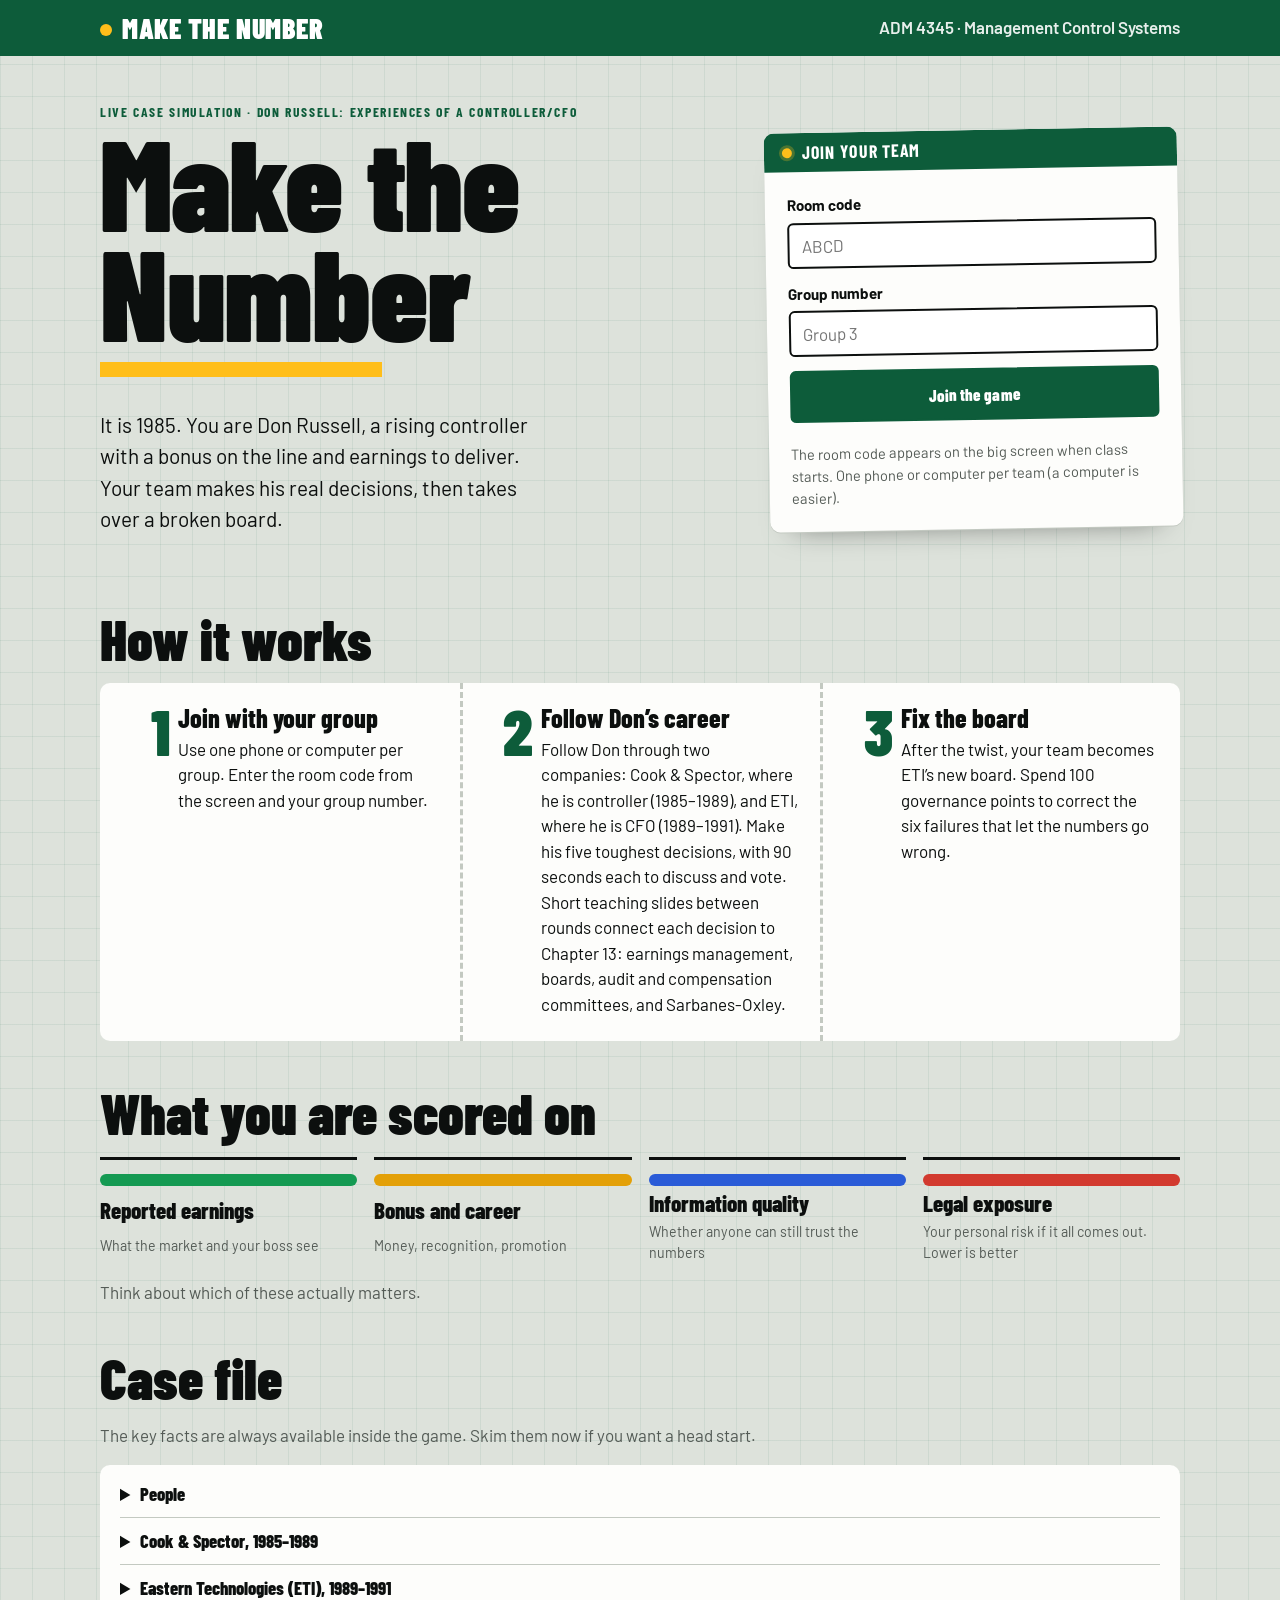
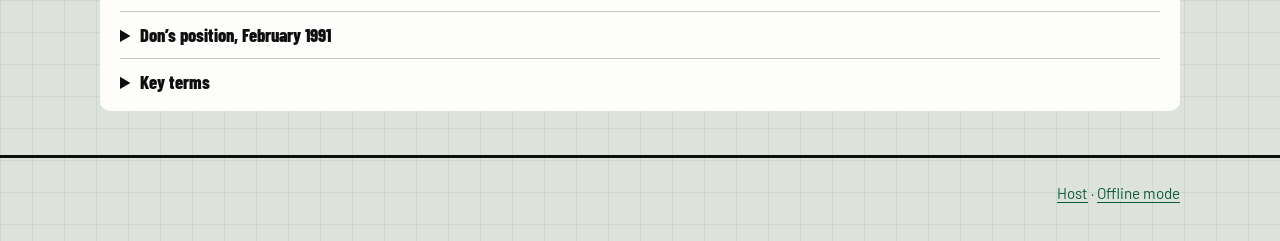
<file: index.html>
<!doctype html>
<html lang="en">
<head>
<meta charset="utf-8">
<meta name="viewport" content="width=device-width,initial-scale=1,viewport-fit=cover">
<meta name="theme-color" content="#0d5c3a">
<title>Make the Number</title>
<meta name="description" content="A live case simulation of Don Russell: Experiences of a Controller/CFO. ADM 4345, University of Ottawa.">
<link rel="preconnect" href="https://fonts.googleapis.com">
<link rel="preconnect" href="https://fonts.gstatic.com" crossorigin>
<link rel="stylesheet" href="https://fonts.googleapis.com/css2?family=Barlow+Condensed:wght@600;700;800;900&family=Barlow:wght@400;500;600;700&family=IBM+Plex+Mono:wght@500;600&display=swap">
<link rel="stylesheet" href="css/style.css">
</head>
<body class="land">
  <header class="land-top">
    <span class="land-logo">Make the Number</span>
    <span class="land-course">ADM 4345 · Management Control Systems</span>
  </header>

  <main class="land-wrap">
    <section class="land-hero">
      <div class="land-copy">
        <p class="kicker">Live case simulation · Don Russell: Experiences of a Controller/CFO</p>
        <h1 class="mega">Make the<br>Number</h1>
        <p class="land-lede">It is 1985. You are Don Russell, a rising controller with a bonus on the line and earnings to deliver. Your team makes his real decisions, then takes over a broken board.</p>
      </div>

      <form id="join" class="win join-card">
        <div class="titlebar"><span class="tb-title">Join your team</span></div>
        <div class="win-body">
          <label class="field">Room code<input id="code" maxlength="4" placeholder="ABCD" autocapitalize="characters" autocomplete="off" required></label>
          <label class="field">Group number<input id="team" maxlength="24" placeholder="Group 3" autocomplete="off"></label>
          <button class="btn primary big" type="submit">Join the game</button>
          <p class="muted small-note">The room code appears on the big screen when class starts. One phone or computer per team (a computer is easier).</p>
        </div>
      </form>
    </section>

    <section class="land-block">
      <h2 class="land-h">How it works</h2>
      <ol class="land-steps">
        <li><span class="n">1</span><div><h3>Join with your group</h3><p>Use one phone or computer per group. Enter the room code from the screen and your group number.</p></div></li>
        <li><span class="n">2</span><div><h3>Follow Don’s career</h3><p>Follow Don through two companies: Cook &amp; Spector, where he is controller (1985–1989), and ETI, where he is CFO (1989–1991). Make his five toughest decisions, with 90 seconds each to discuss and vote. Short teaching slides between rounds connect each decision to Chapter 13: earnings management, boards, audit and compensation committees, and Sarbanes-Oxley.</p></div></li>
        <li><span class="n">3</span><div><h3>Fix the board</h3><p>After the twist, your team becomes ETI’s new board. Spend 100 governance points to correct the six failures that let the numbers go wrong.</p></div></li>
      </ol>
    </section>

    <section class="land-block">
      <h2 class="land-h">What you are scored on</h2>
      <div class="legend land-legend">
        <div class="legend-item m-earn"><i></i><b>Reported earnings</b><small>What the market and your boss see</small></div>
        <div class="legend-item m-bonus"><i></i><b>Bonus and career</b><small>Money, recognition, promotion</small></div>
        <div class="legend-item m-info"><i></i><b>Information quality</b><small>Whether anyone can still trust the numbers</small></div>
        <div class="legend-item m-legal"><i></i><b>Legal exposure</b><small>Your personal risk if it all comes out. Lower is better</small></div>
      </div>
      <p class="muted">Think about which of these actually matters.</p>
    </section>

    <section class="land-block">
      <h2 class="land-h">Case file</h2>
      <p class="muted">The key facts are always available inside the game. Skim them now if you want a head start.</p>
      <div id="landCase" class="land-case"></div>
    </section>
  </main>

  <footer class="land-foot">
    <span><a href="host.html">Host</a> · <a href="screen.html?offline=1">Offline mode</a></span>
  </footer>

  <script type="module">
    import { CASE_FILE } from './js/content.js';
    const esc = (s) => String(s).replace(/[&<>"']/g, (c) => ({ '&': '&amp;', '<': '&lt;', '>': '&gt;', '"': '&quot;', "'": '&#39;' }[c]));
    document.getElementById('landCase').innerHTML = CASE_FILE.map((sec) => `<details><summary>${esc(sec.title)}</summary><ul>${sec.items.map((i) => `<li>${esc(i)}</li>`).join('')}</ul></details>`).join('');
    const params = new URLSearchParams(location.search);
    if (params.get('room')) document.getElementById('code').value = params.get('room').toUpperCase();
    document.getElementById('join').addEventListener('submit', (e) => {
      e.preventDefault();
      const c = document.getElementById('code').value.toUpperCase().replace(/[^A-Z]/g, '');
      const t = document.getElementById('team').value.trim();
      location.href = `play.html?room=${encodeURIComponent(c)}${t ? `&team=${encodeURIComponent(t)}` : ''}`;
    });
  </script>
</body>
</html>
</file>
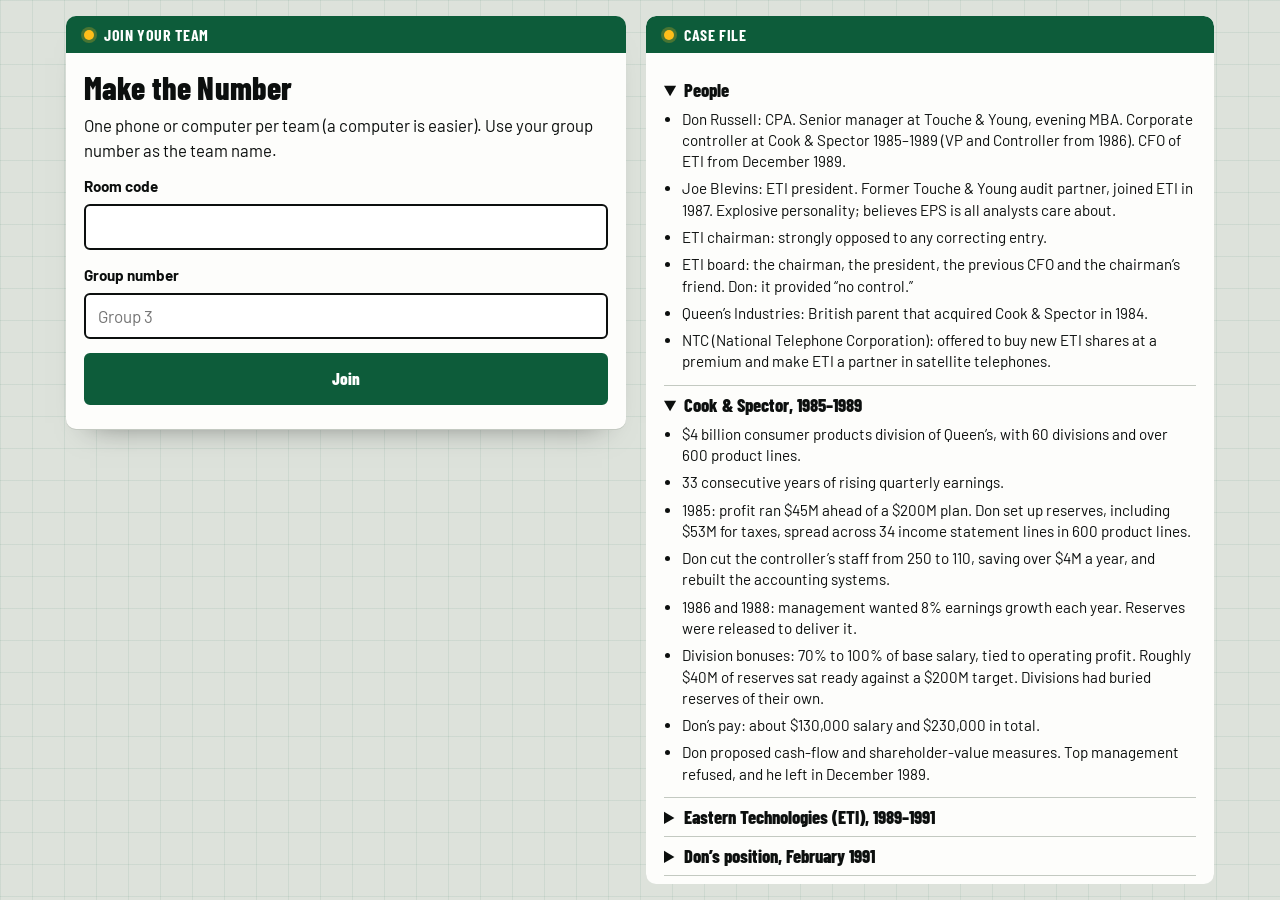
<file: play.html>
<!doctype html>
<html lang="en">
<head>
<meta charset="utf-8">
<meta name="viewport" content="width=device-width,initial-scale=1,viewport-fit=cover">
<meta name="theme-color" content="#0d5c3a">
<title>Make the Number · Team</title>
<link rel="preconnect" href="https://fonts.googleapis.com">
<link rel="preconnect" href="https://fonts.gstatic.com" crossorigin>
<link rel="stylesheet" href="https://fonts.googleapis.com/css2?family=Barlow+Condensed:wght@600;700;800;900&family=Barlow:wght@400;500;600;700&family=IBM+Plex+Mono:wght@500;600&display=swap">
<link rel="stylesheet" href="css/style.css">
</head>
<body class="phone">
  <div class="play-layout"><main id="app" class="phone-app"></main><aside id="casefile" class="casefile" aria-label="Case file"></aside></div>
  <button type="button" id="cfBtn" class="cf-btn">Case file</button>
  <div id="toast" class="toast" hidden></div>
  <script type="module" src="js/play.js"></script>
</body>
</html>
</file>
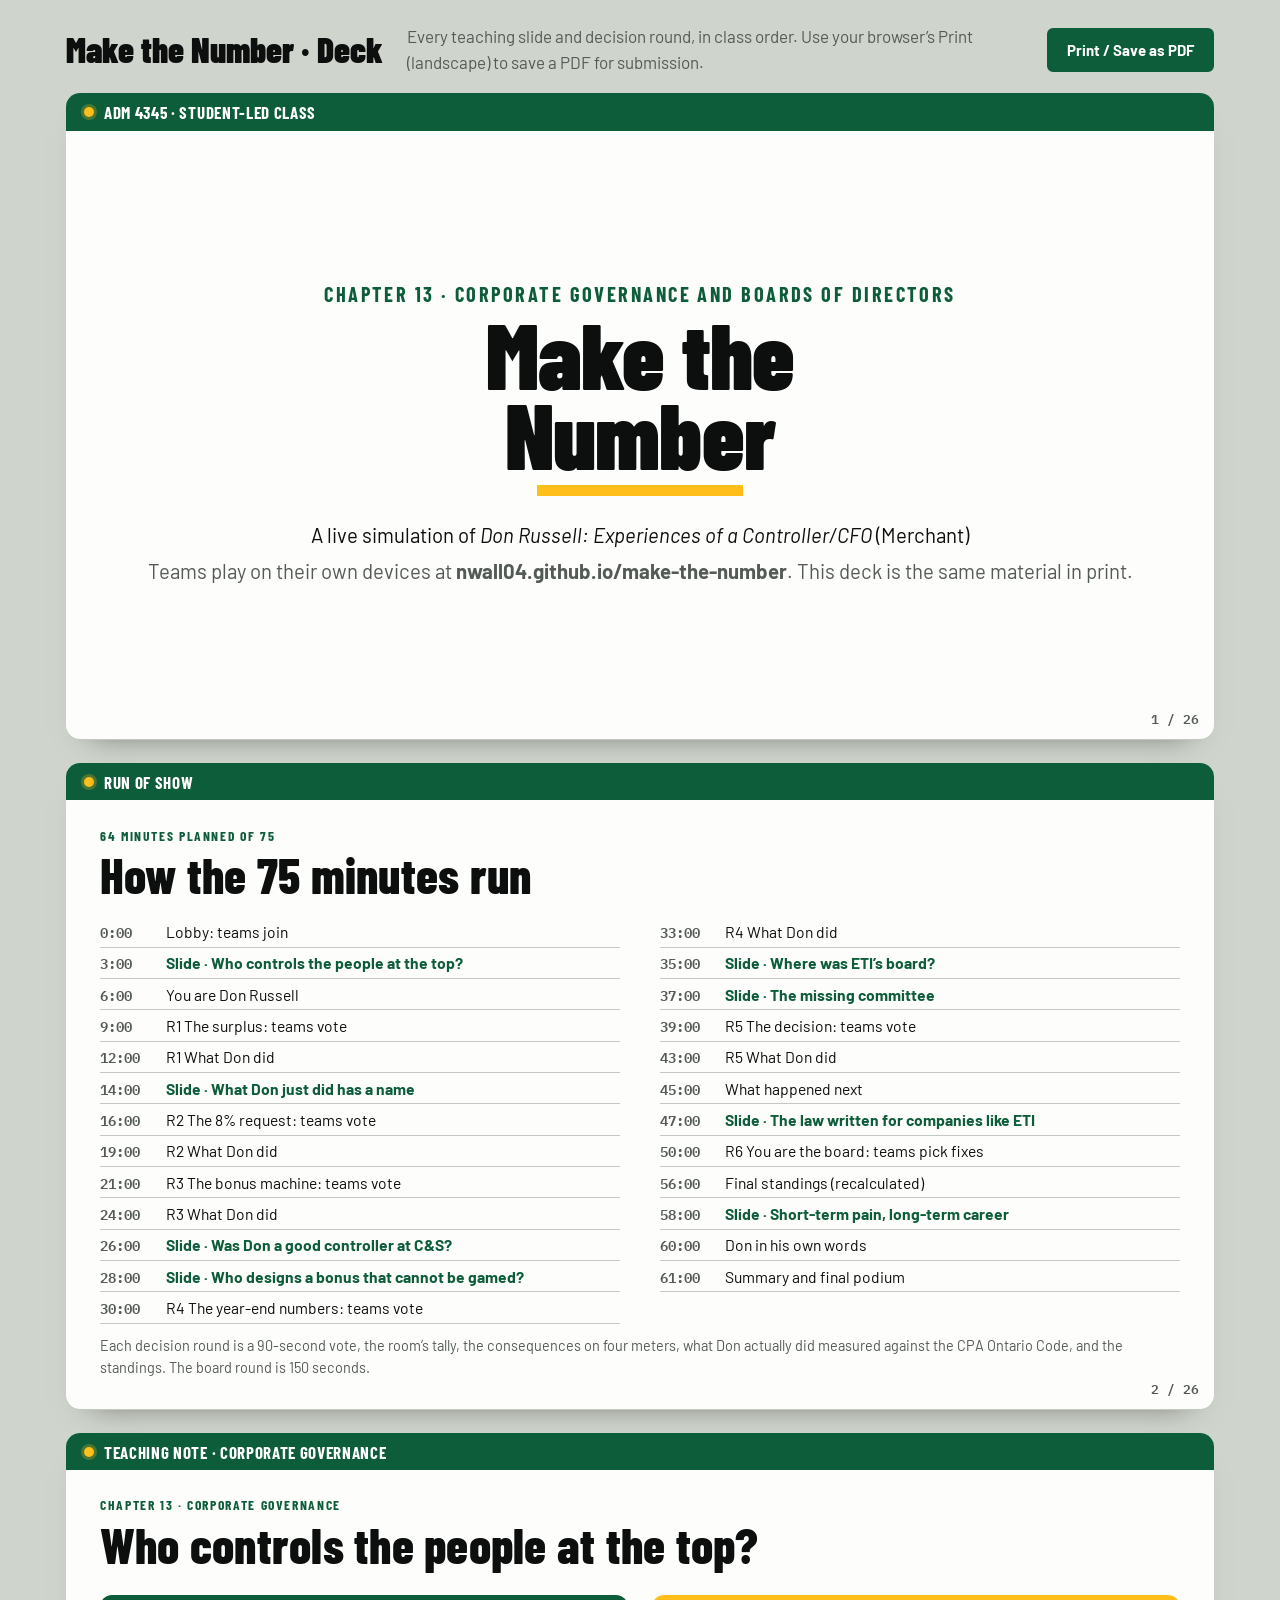
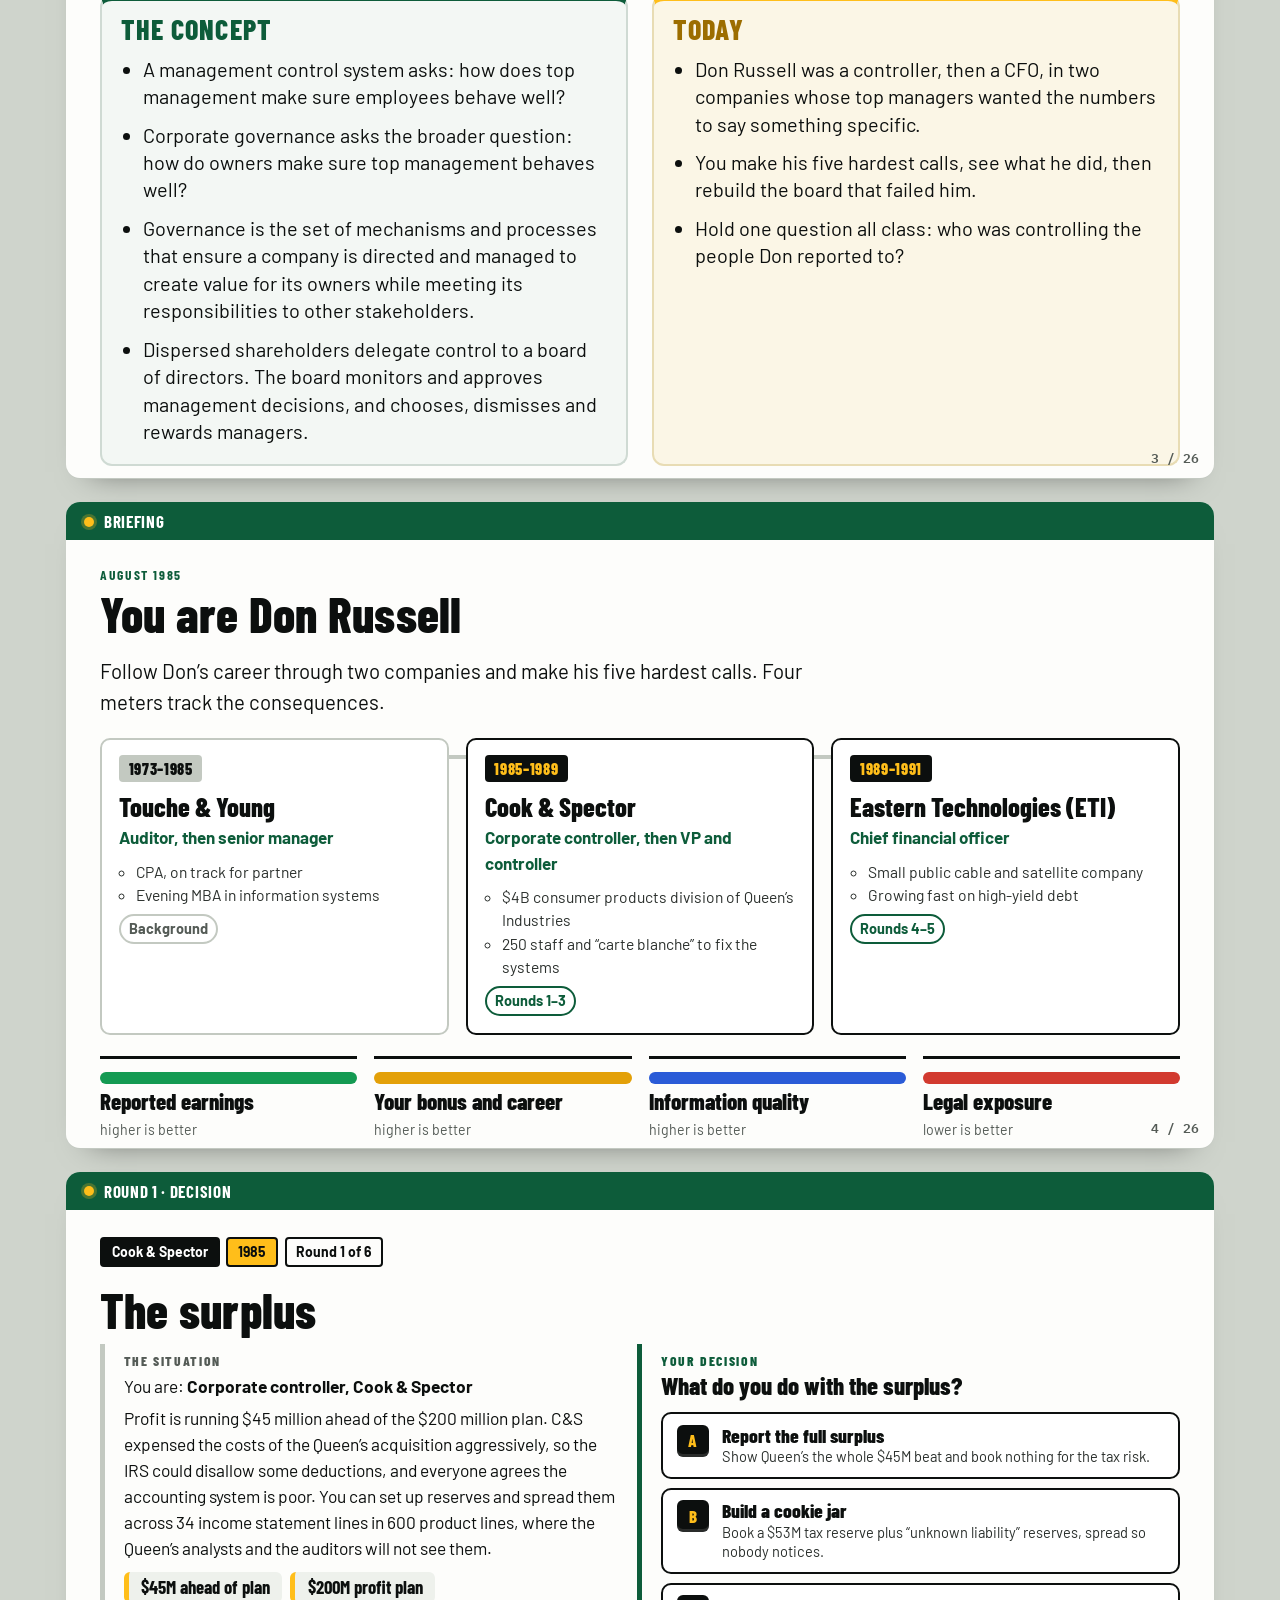
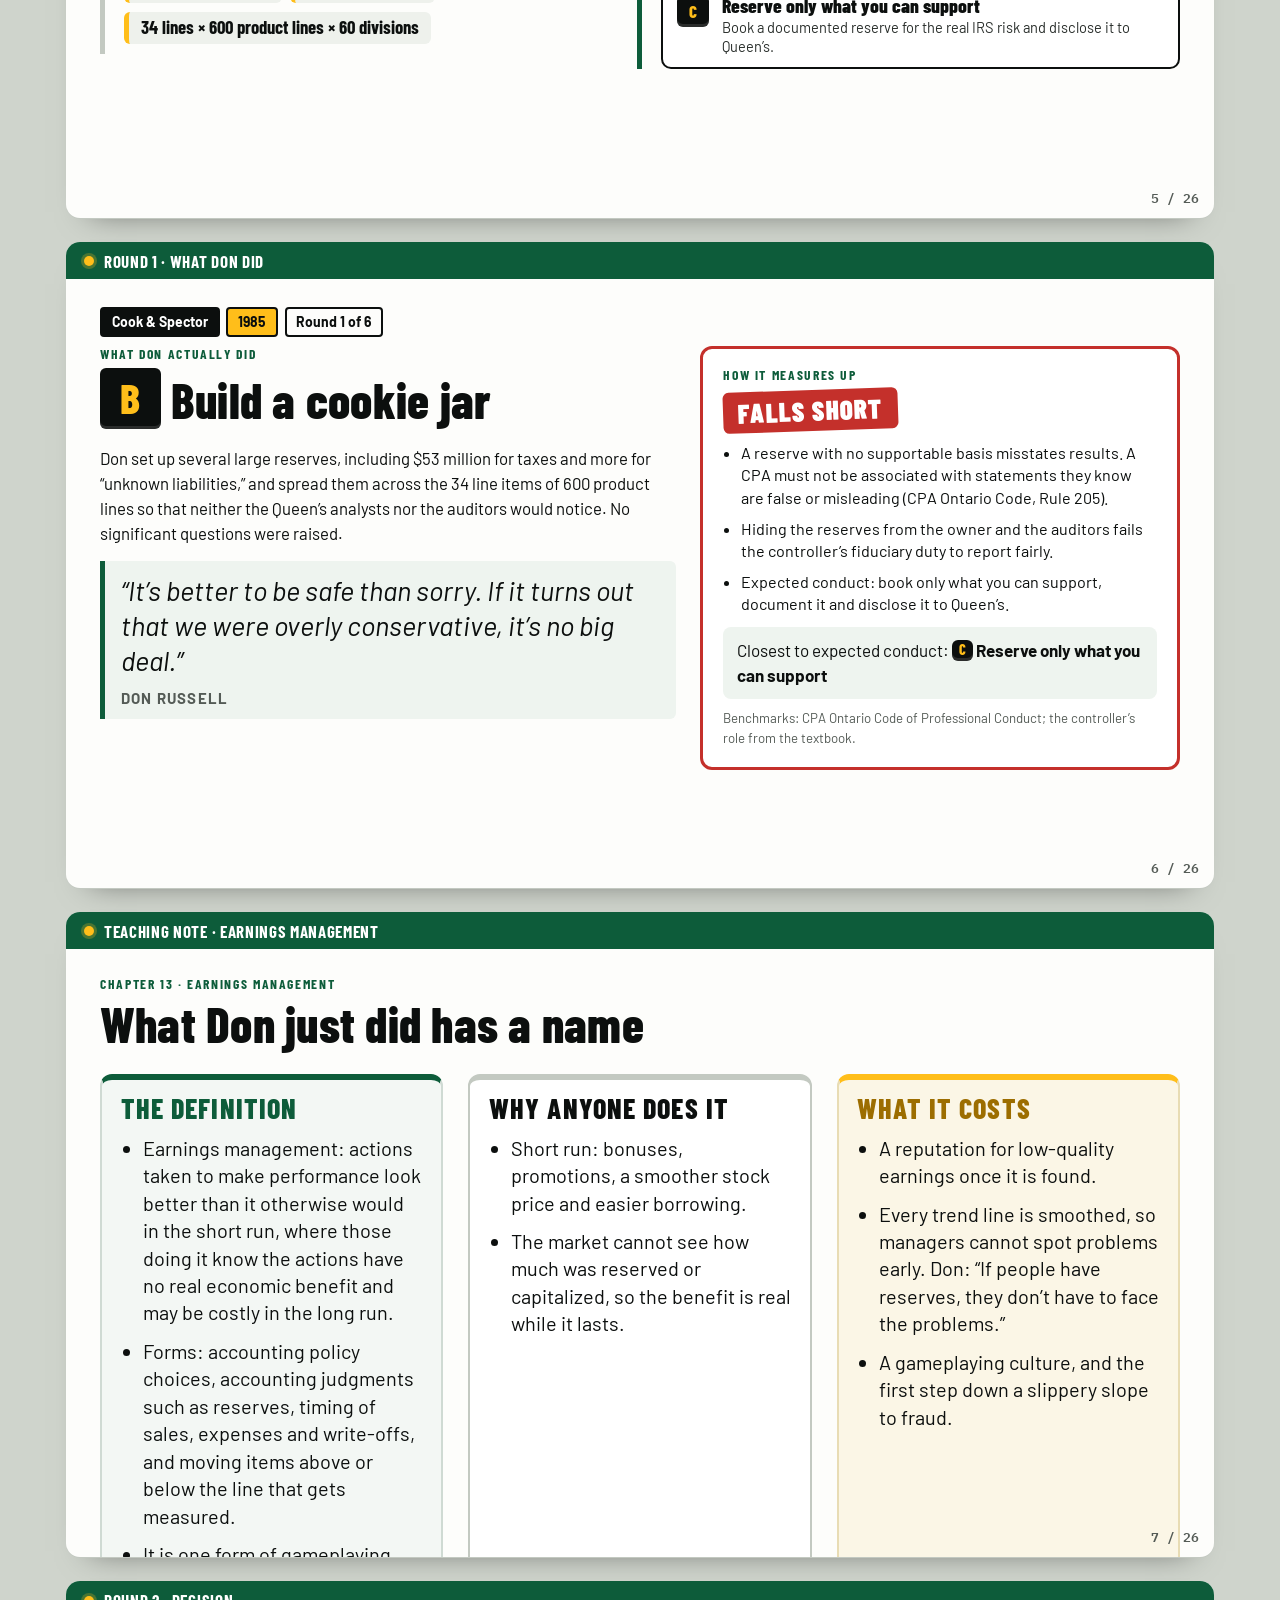
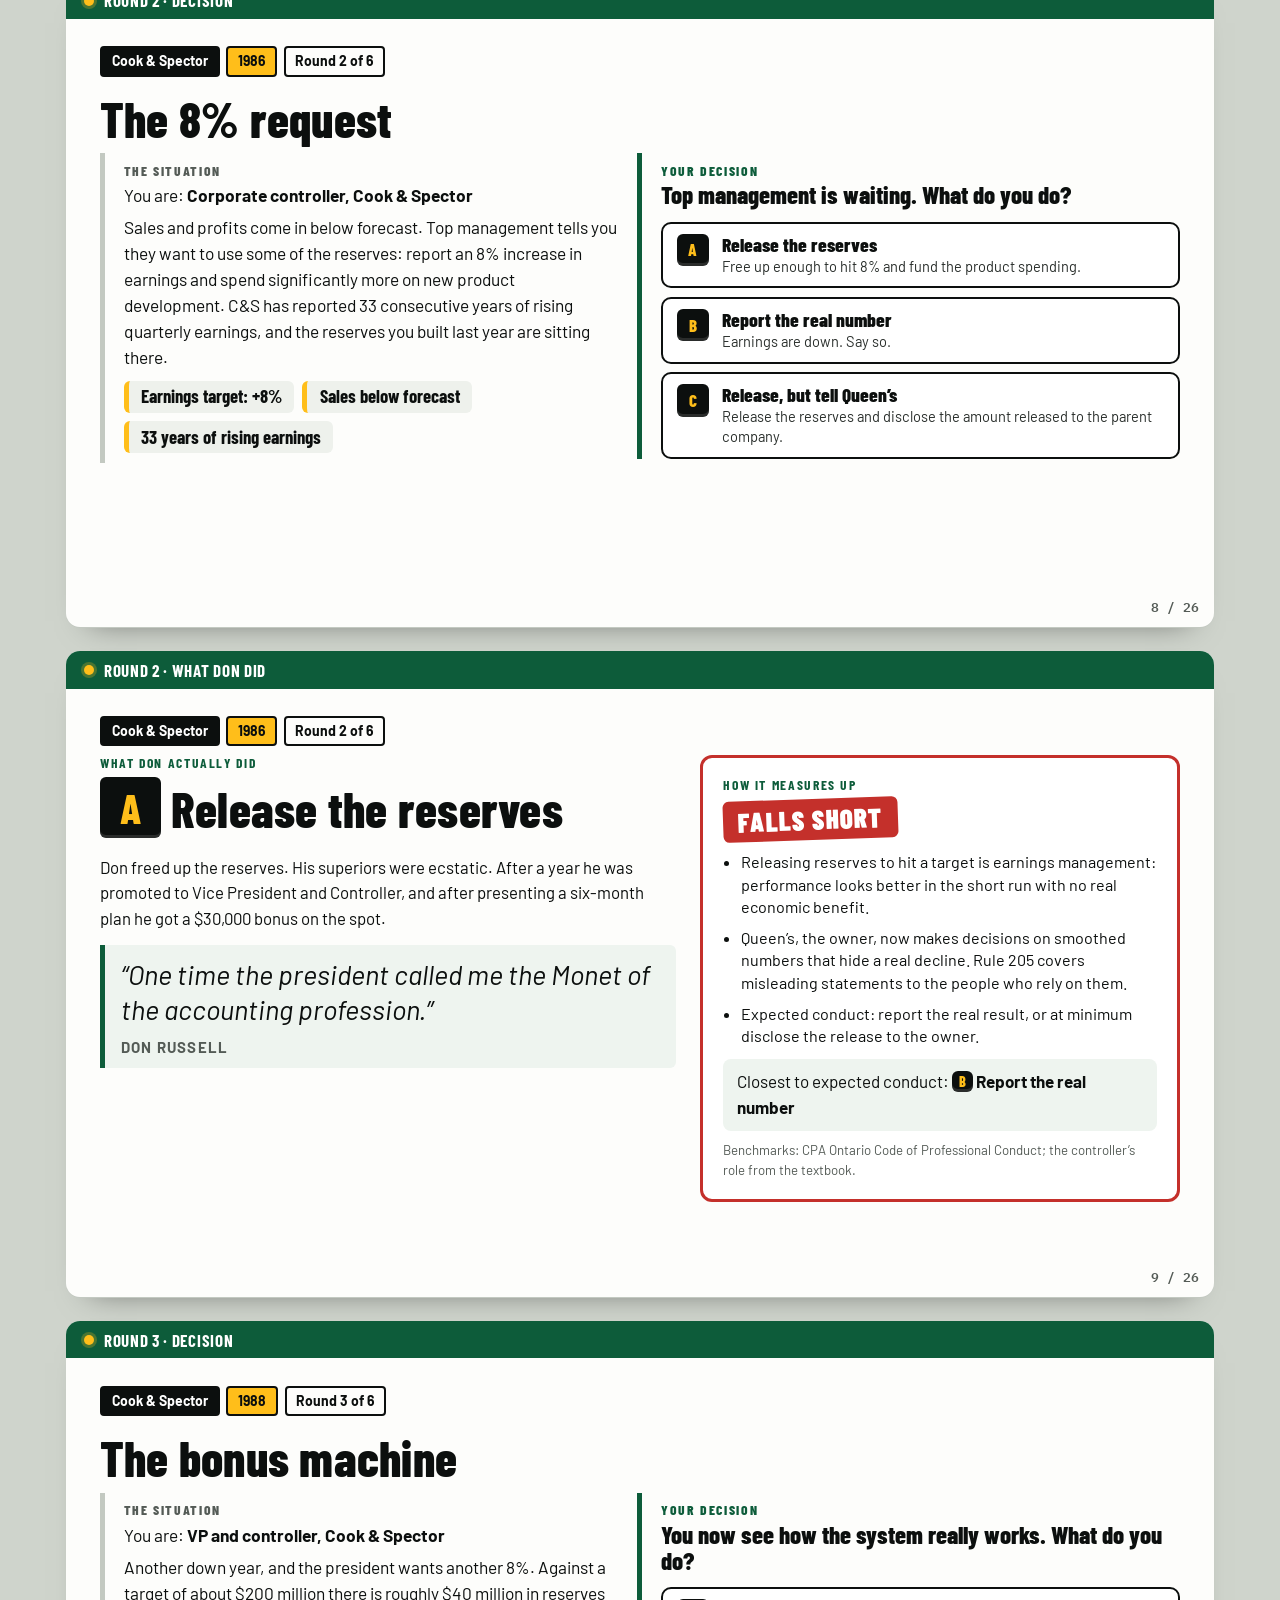
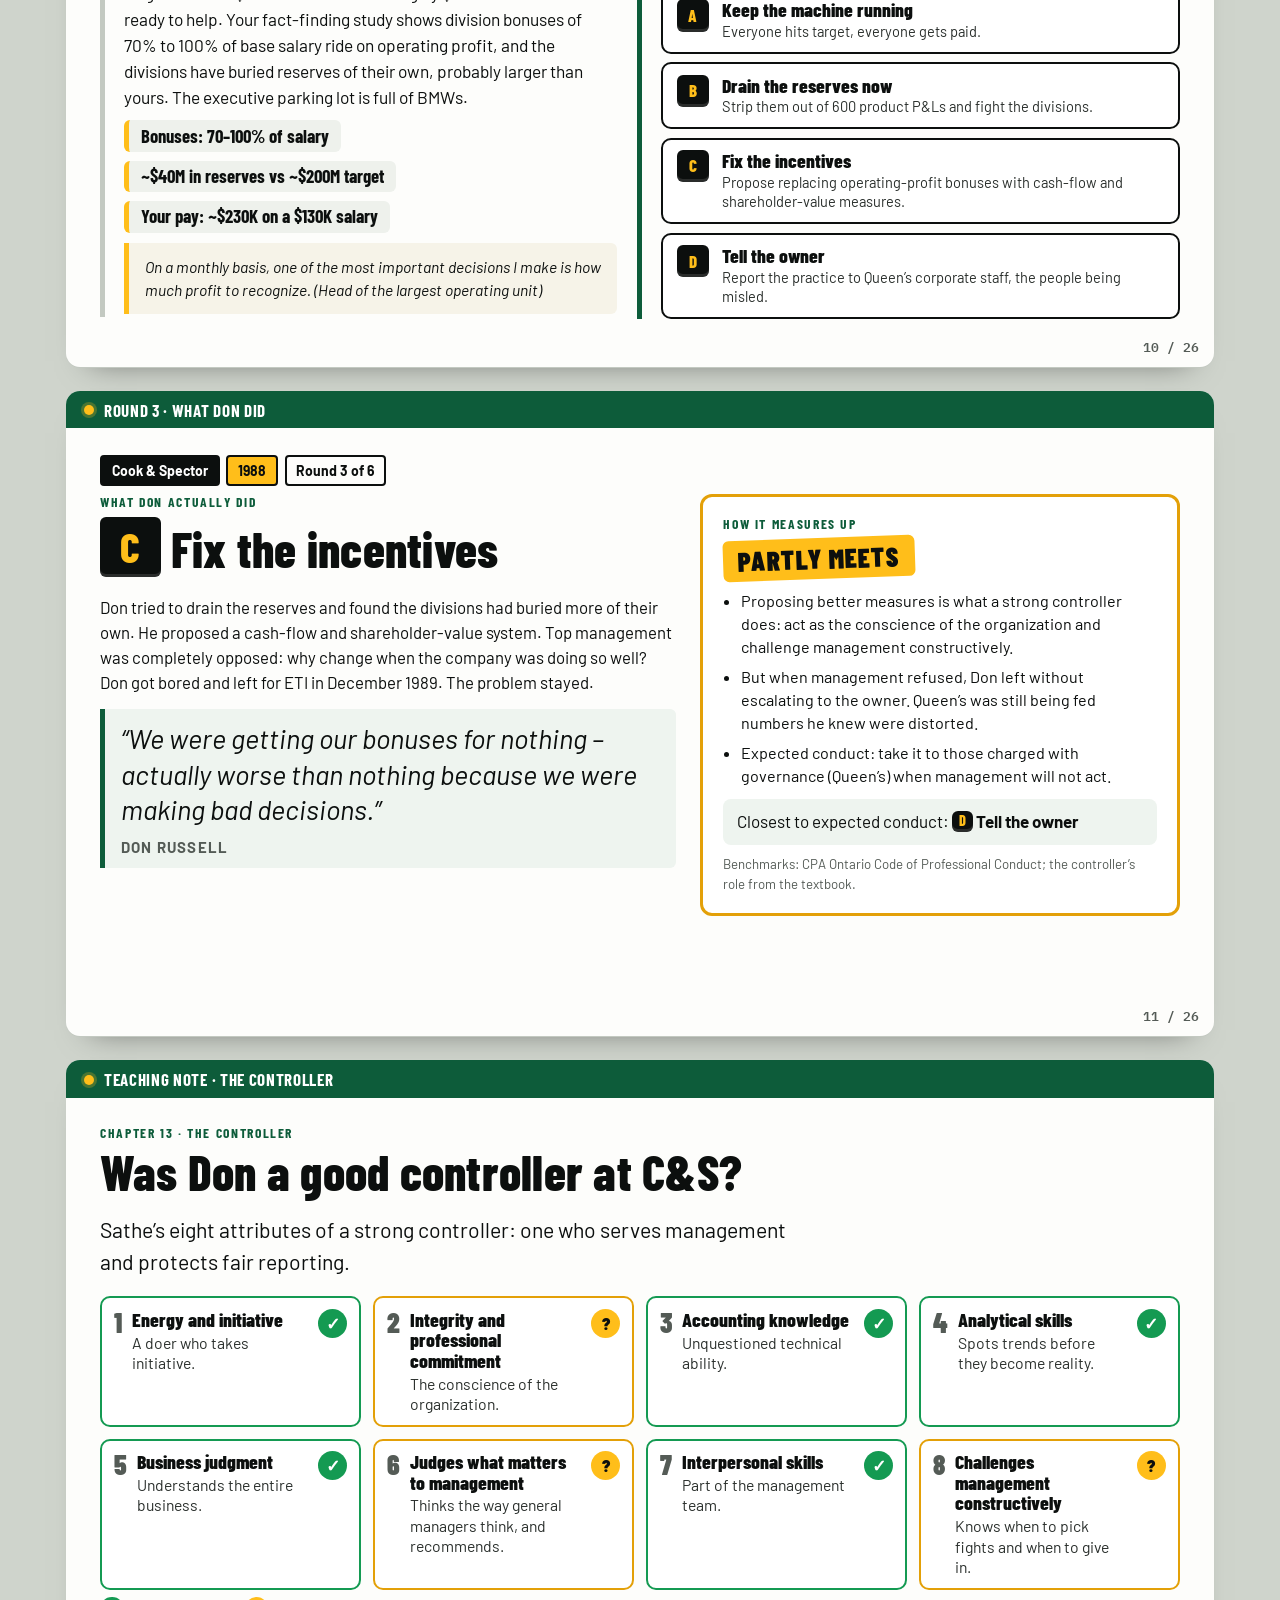
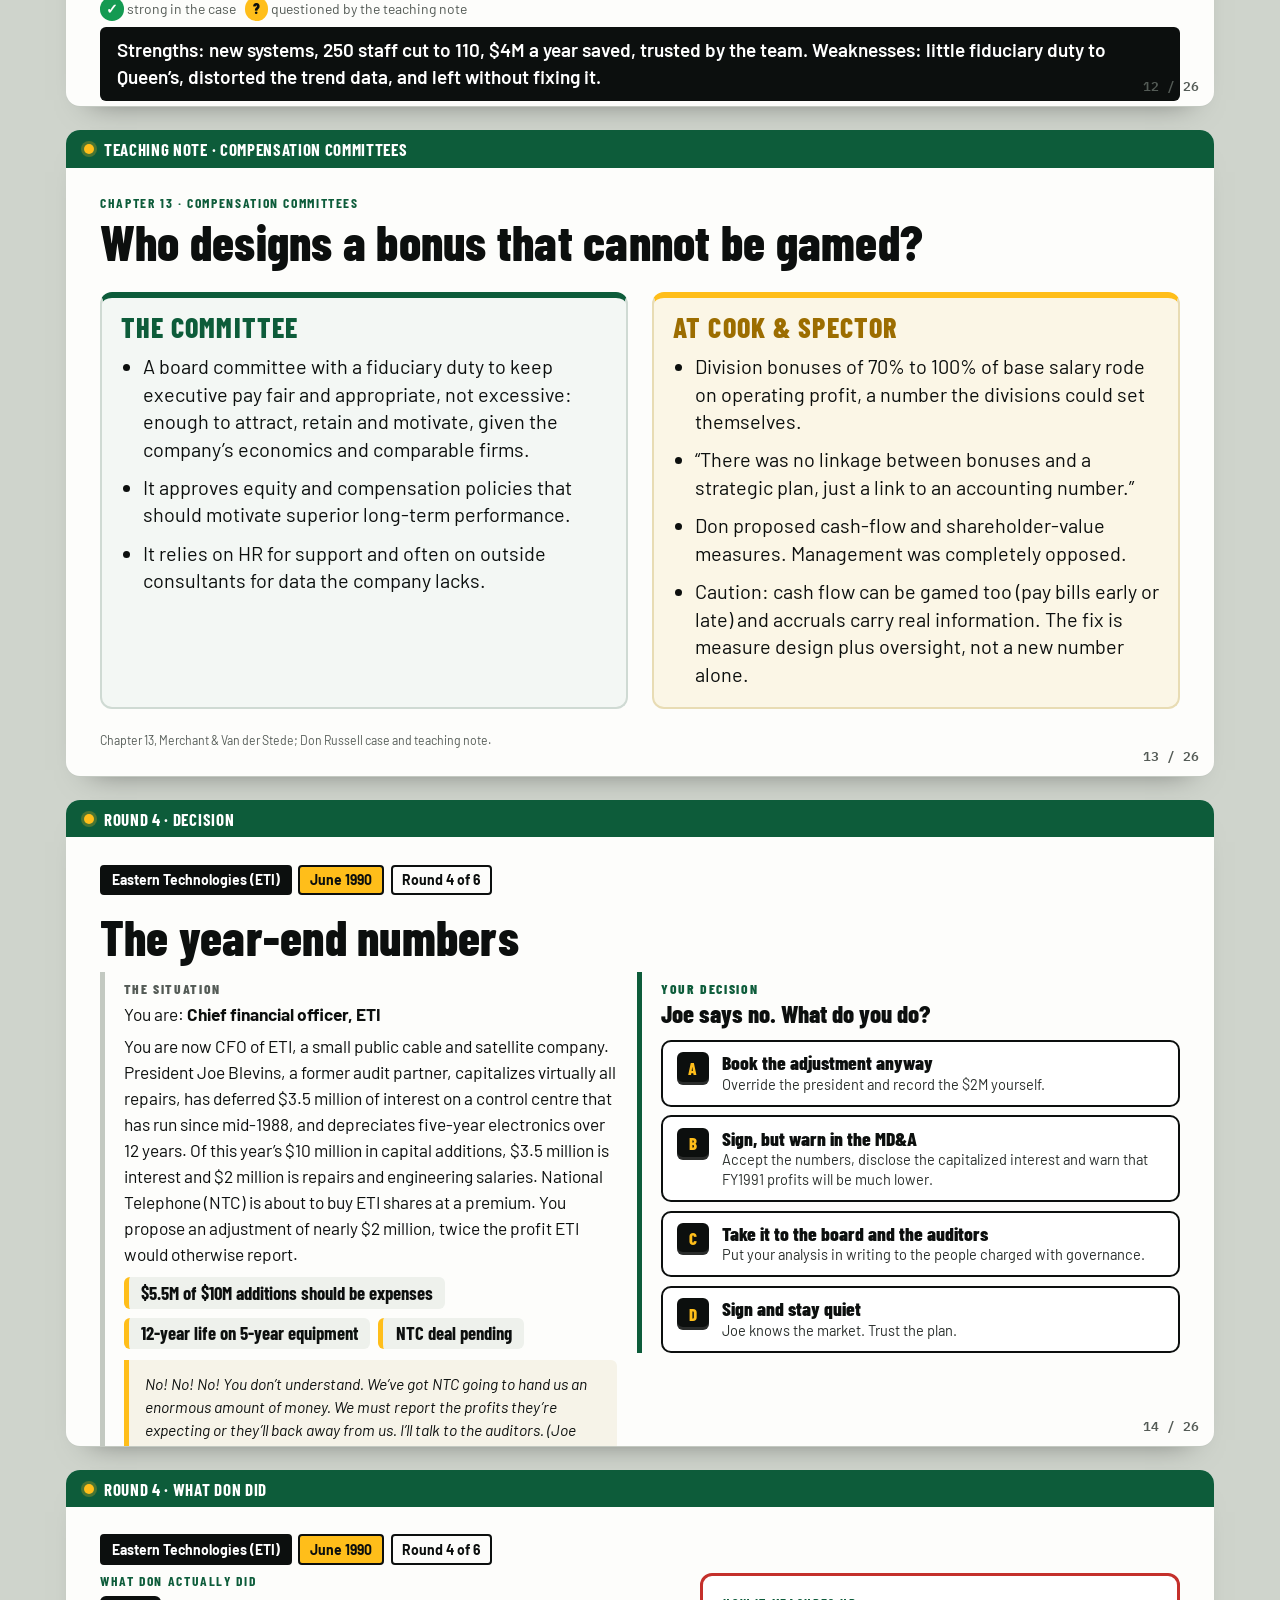
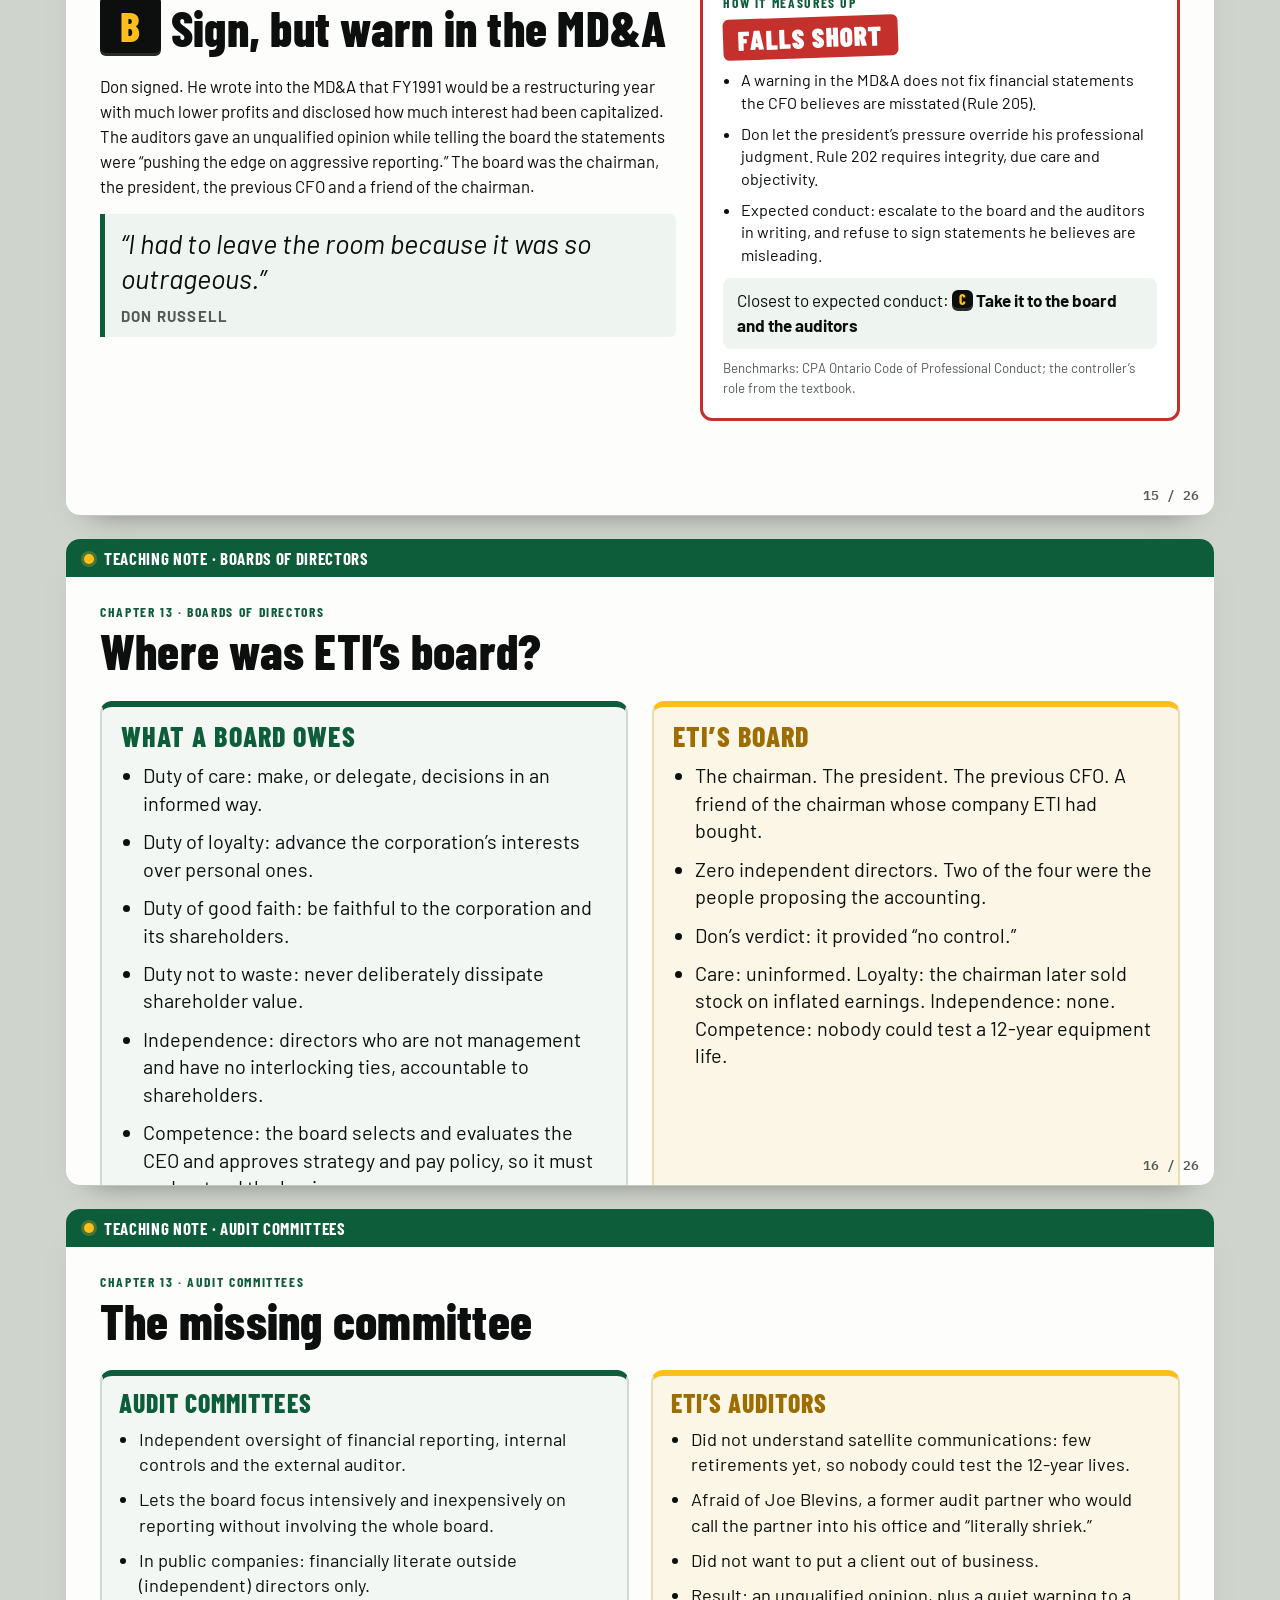
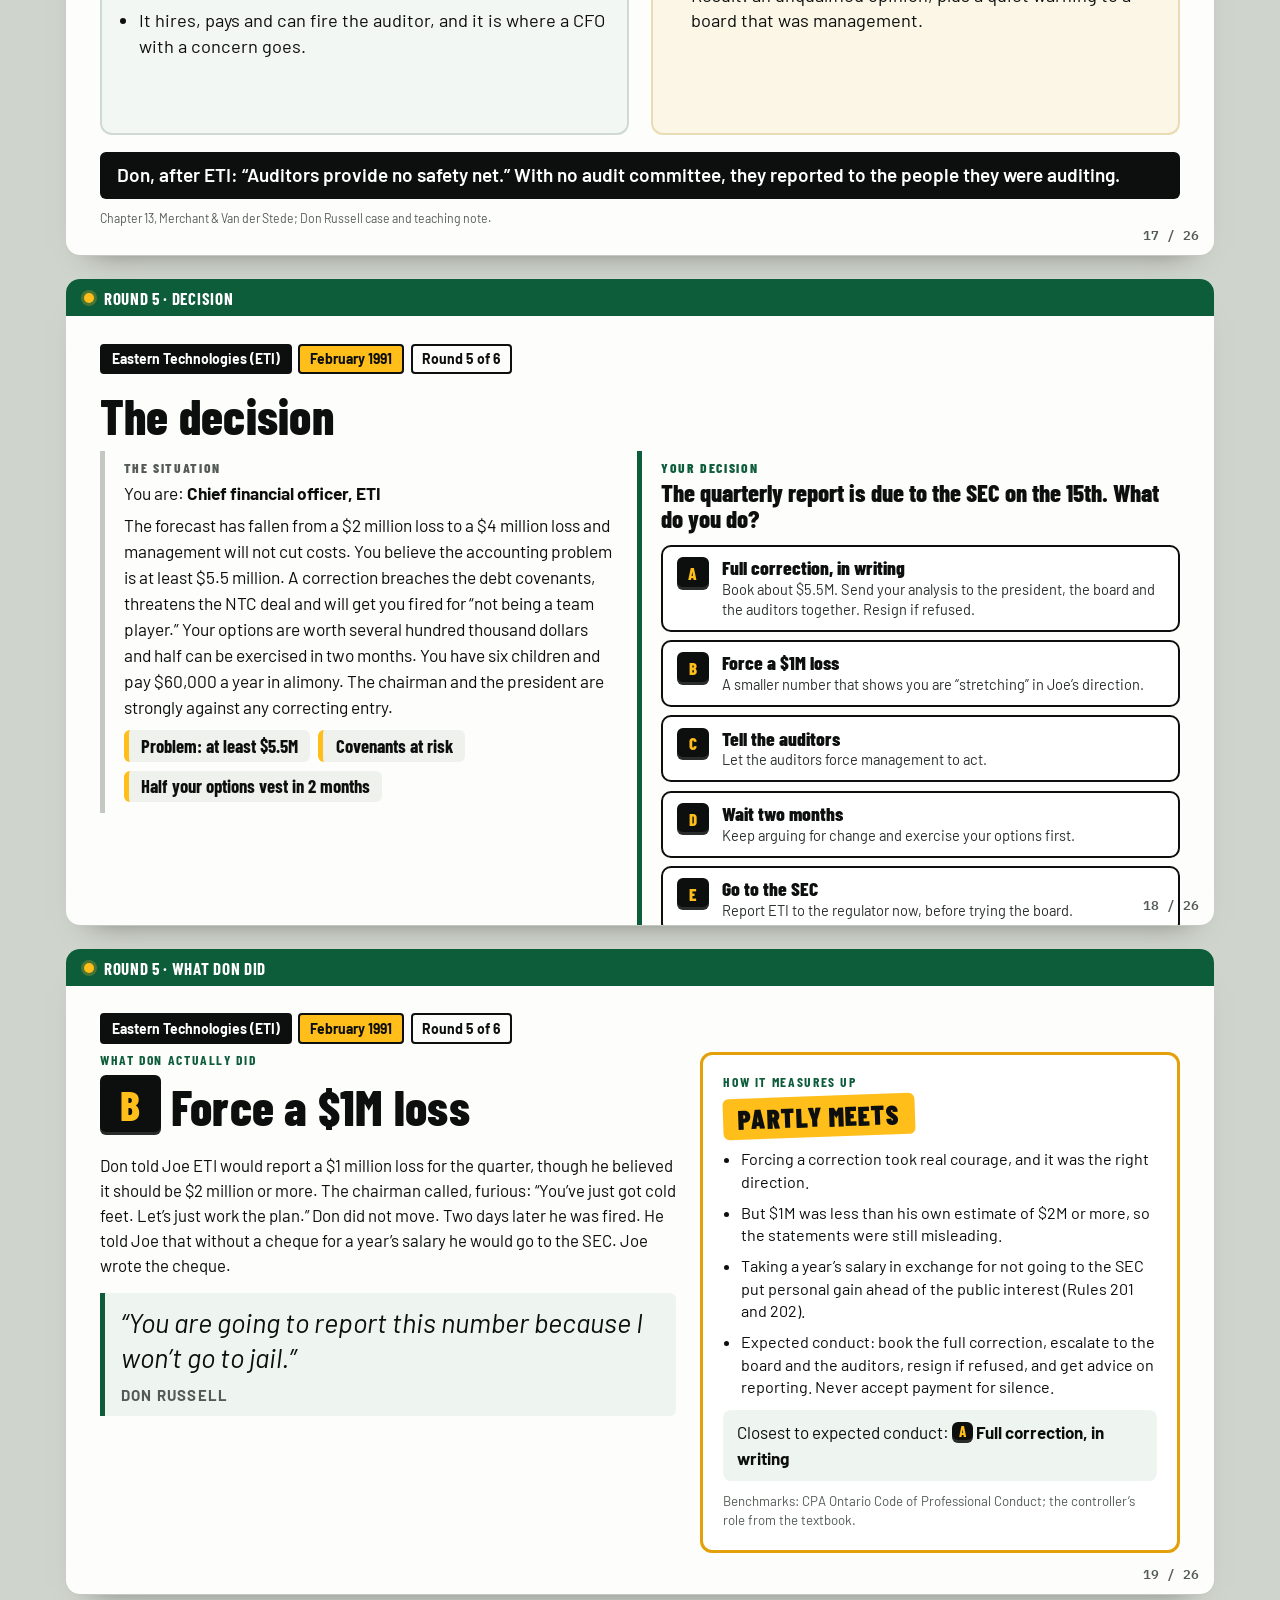
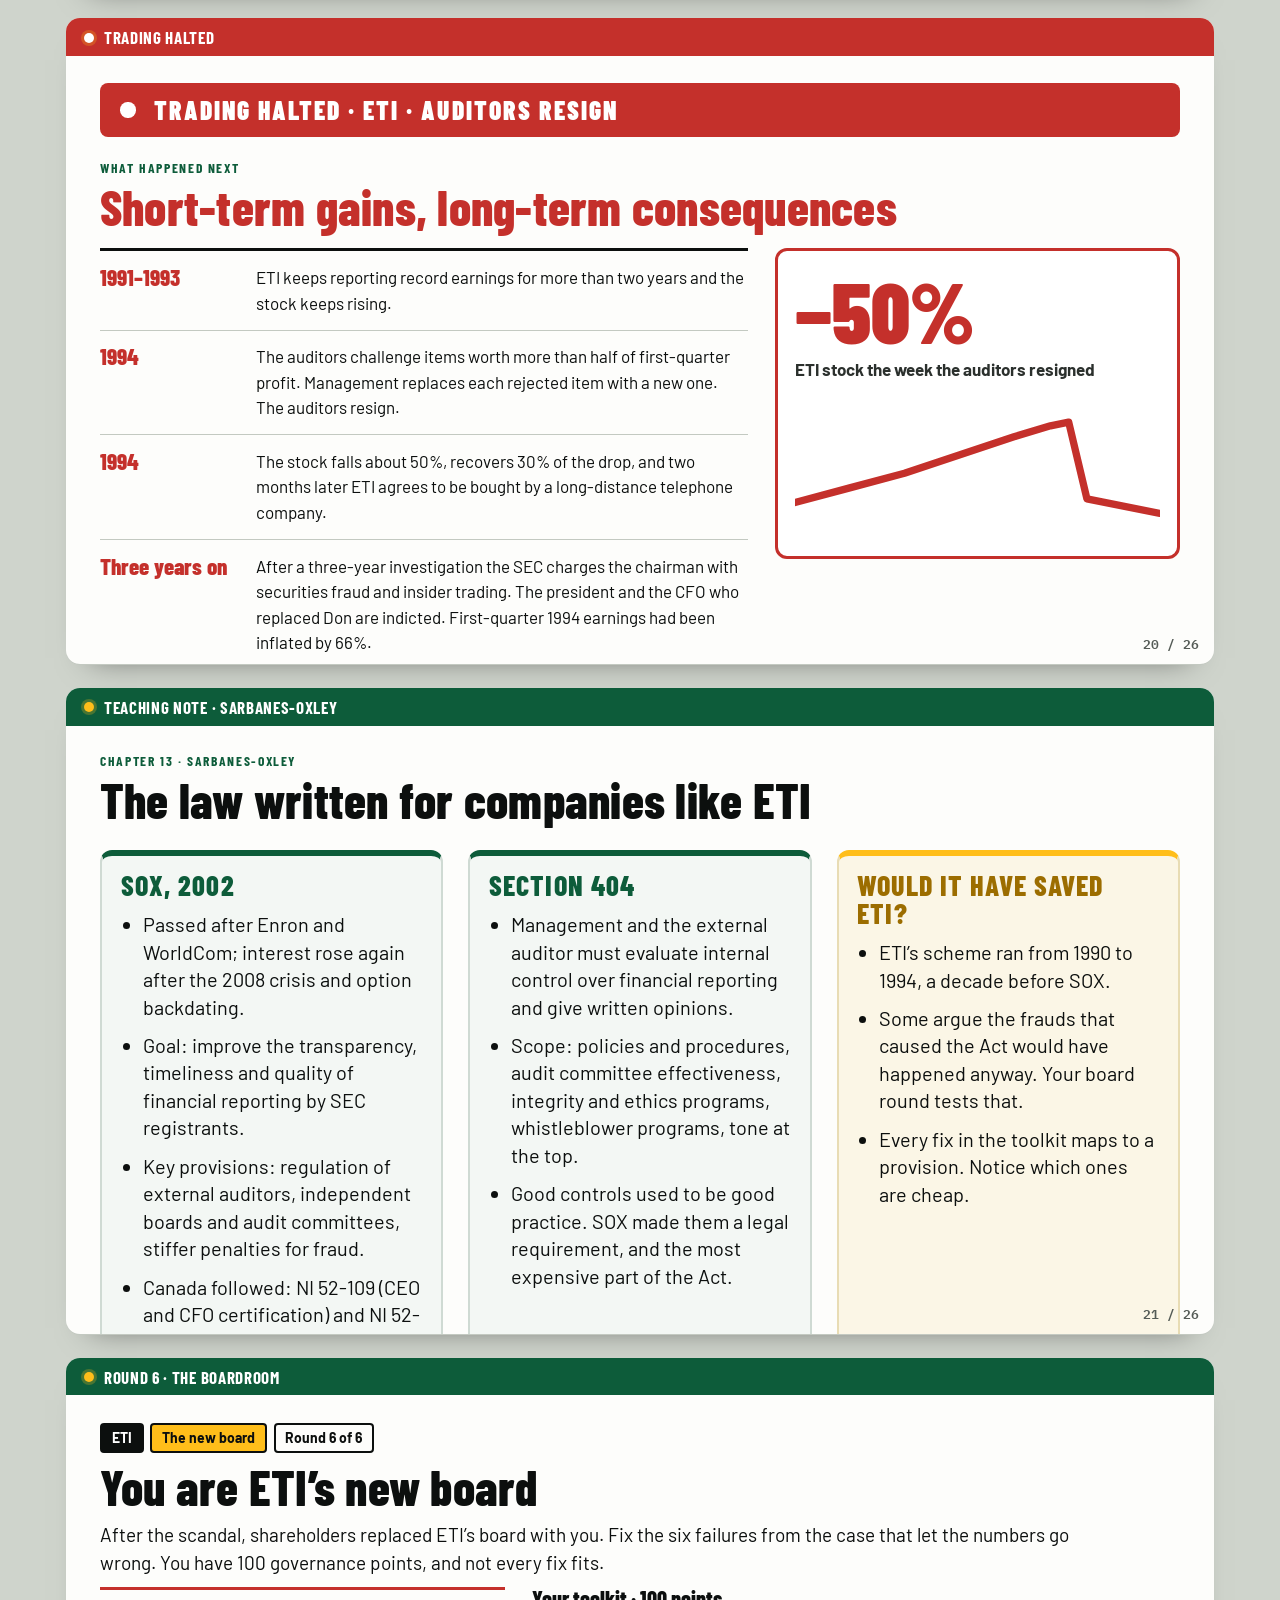
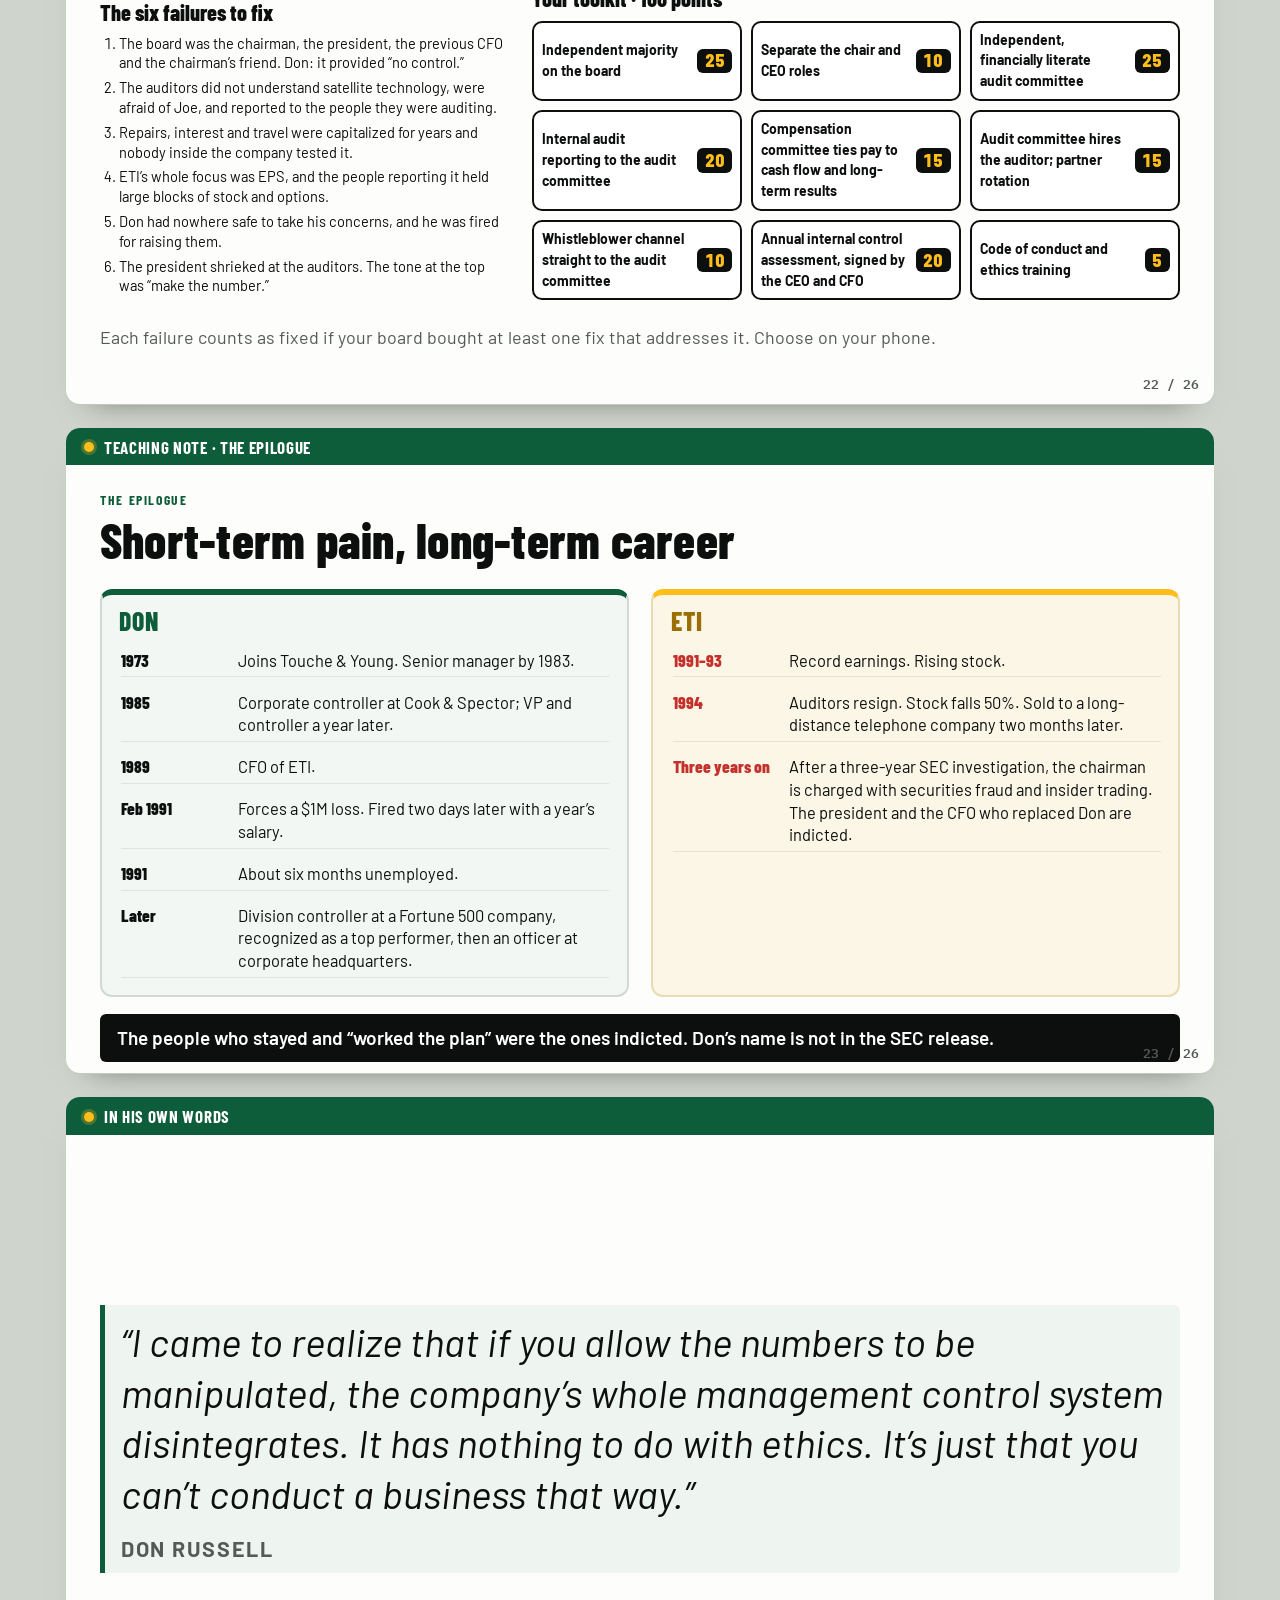
<file: slides.html>
<!doctype html>
<html lang="en">
<head>
<meta charset="utf-8">
<meta name="viewport" content="width=device-width,initial-scale=1">
<title>Make the Number · Deck</title>
<meta name="description" content="Printable deck: every teaching slide and round of the Make the Number class on Don Russell (ADM 4345, Chapter 13).">
<link rel="preconnect" href="https://fonts.googleapis.com">
<link rel="preconnect" href="https://fonts.gstatic.com" crossorigin>
<link rel="stylesheet" href="https://fonts.googleapis.com/css2?family=Barlow+Condensed:wght@600;700;800;900&family=Barlow:wght@400;500;600;700&family=IBM+Plex+Mono:wght@500;600&display=swap">
<link rel="stylesheet" href="css/style.css">
</head>
<body class="deck screen-like">
  <main class="deck-wrap">
    <div class="deck-top">
      <h1>Make the Number · Deck</h1>
      <span class="muted">Every teaching slide and decision round, in class order. Use your browser’s Print (landscape) to save a PDF for submission.</span>
      <button class="btn primary" onclick="window.print()">Print / Save as PDF</button>
    </div>
    <div id="deck"></div>
  </main>
  <script type="module">
    import { STEPS, ROUNDS, TAKEAWAYS, PLANNED_MINUTES, CLASS_MINUTES, CASE_FILE } from './js/content.js';
    import { renderScreen, esc } from './js/views.js';

    const planClock = (m) => `${Math.floor(m)}:${String(Math.round((m % 1) * 60)).padStart(2, '0')}`;
    const card = (title, body, cls = '') => `<div class="win deck-slide ${cls}"><div class="titlebar"><span class="tb-title">${esc(title)}</span></div><div class="win-body">${body}</div></div>`;
    const out = [];

    out.push(card('ADM 4345 · Student-led class', `
      <div class="deck-cover">
        <div>
          <p class="kicker">Chapter 13 · Corporate governance and boards of directors</p>
          <h1 class="mega">Make the<br>Number</h1>
          <p>A live simulation of <i>Don Russell: Experiences of a Controller/CFO</i> (Merchant)</p>
          <p class="muted">Teams play on their own devices at <b>nwall04.github.io/make-the-number</b>. This deck is the same material in print.</p>
        </div>
      </div>`));

    out.push(card('Run of show', `
      <p class="kicker">${PLANNED_MINUTES} minutes planned of ${CLASS_MINUTES}</p>
      <h1 class="big">How the 75 minutes run</h1>
      <ol class="agenda">${STEPS.filter((s) => !['tally', 'effects', 'standings', 'boardfail'].includes(s.kind)).map((s) => `<li class="${s.kind === 'slide' ? 'slide-row' : ''}"><b>${planClock(s.planAt)}</b><span>${esc(s.label.replace(/^Slide: /, 'Slide · '))}</span></li>`).join('')}</ol>
      <p class="note">Each decision round is a 90-second vote, the room’s tally, the consequences on four meters, what Don actually did measured against the CPA Ontario Code, and the standings. The board round is 150 seconds.</p>`));

    const keep = new Set(['slide', 'intro', 'question', 'don', 'unravel', 'board', 'quote']);
    STEPS.forEach((s, i) => {
      if (!keep.has(s.kind)) return;
      const snap = { code: 'DECK', state: { step: i, kind: s.kind, round: s.round ?? null, deadline: null, deck: true }, teams: [], answers: {}, status: 'offline', exists: true, deck: true };
      out.push(renderScreen(snap).replace('class="win main', `class="win deck-slide ${s.kind === 'don' ? 'deck-don' : ''}`));
    });

    out.push(card('End of class', `
      <p class="kicker">Three takeaways</p>
      <h1 class="big">What to remember</h1>
      <ol class="takeaways" style="font-size:1.15em">${TAKEAWAYS.map((t) => `<li>${esc(t)}</li>`).join('')}</ol>
      <p class="note">Sources: Merchant &amp; Van der Stede, <i>Management Control Systems</i>, Chapter 13 and the Don Russell case, (A) case and teaching note; CPA Ontario Code of Professional Conduct, Rules 201, 202 and 205.</p>`));

    out.push(card('Appendix · Case file', `
      <p class="kicker">The reference sheet every team can open during the game</p>
      <div class="slide-grid n3">${CASE_FILE.slice(0, 3).map((sec) => `<div class="scol plain"><h3>${esc(sec.title)}</h3><ul style="font-size:.78em">${sec.items.map((it) => `<li>${esc(it)}</li>`).join('')}</ul></div>`).join('')}</div>`));

    const deck = document.getElementById('deck');
    deck.innerHTML = out.join('');
    [...deck.querySelectorAll('.deck-slide')].forEach((el, i) => el.insertAdjacentHTML('beforeend', `<span class="deck-no">${i + 1} / ${deck.children.length}</span>`));
  </script>
</body>
</html>
</file>
<file: css/style.css>
/* Make the Number — earnings-day simulation.
   Concept: a trading-floor HUD over ledger paper. Flat paper cards with a ledger-green band,
   condensed display type, segmented meters, keycap choice letters and a live headline ticker. */
:root {
  --bg: #dde2db;
  --grid: rgba(13, 92, 58, .07);
  --card: #fdfdfb;
  --ink: #0c0f0e;
  --ink-2: #2b302d;
  --muted: #545b56;
  --line: #c3c9c1;
  --green: #0d5c3a;
  --green-dk: #083f28;
  --amber: #ffbe1a;
  --red: #c4302b;
  --earn: #149a52;
  --bonus: #e3a008;
  --info: #2a5bd7;
  --legal: #d23a2f;
  --display: "Barlow Condensed", "Arial Narrow", sans-serif;
  --body: "Barlow", system-ui, sans-serif;
  --mono: "IBM Plex Mono", ui-monospace, Menlo, monospace;
  color-scheme: light;
}
* { box-sizing: border-box; }
html, body { height: 100%; margin: 0; }
body {
  font: 17px/1.5 var(--body); color: var(--ink);
  background-color: var(--bg);
  background-image: linear-gradient(var(--grid) 1px, transparent 1px), linear-gradient(90deg, var(--grid) 1px, transparent 1px);
  background-size: 32px 32px;
}
button, input, select { font: inherit; color: inherit; }
a { color: var(--green); text-underline-offset: 3px; }
code { font-family: var(--mono); font-size: .9em; background: #eef1ec; padding: 1px 5px; border-radius: 3px; }
[hidden] { display: none !important; }
:focus-visible { outline: 3px solid var(--info); outline-offset: 2px; }

/* ---------- Cards (markup keeps the .win / .titlebar names) ---------- */
.win {
  background: var(--card); border-radius: 10px; overflow: hidden; min-width: 0;
  display: flex; flex-direction: column;
  box-shadow: 0 1px 0 var(--line), 0 18px 30px -24px rgba(0,0,0,.55);
}
.titlebar {
  display: flex; align-items: center; gap: 10px;
  background: var(--green); color: #fff; padding: 10px 18px 9px;
  font: 700 18px/1.1 var(--display); letter-spacing: .04em; text-transform: uppercase;
}
.titlebar::before { content: ""; width: 10px; height: 10px; border-radius: 50%; background: var(--amber); box-shadow: 0 0 0 3px rgba(255,190,26,.25); flex: none; }
.win.alert .titlebar { background: var(--red); }
.win.alert .titlebar::before { background: #fff; animation: blink 1s steps(2) infinite; }
.tb-icon, .tb-btns { display: none; }
.tb-title { flex: 1; overflow: hidden; text-overflow: ellipsis; white-space: nowrap; }
.win-body { padding: 18px 20px 20px; flex: 1; min-height: 0; overflow: auto; }
@keyframes blink { 50% { opacity: .2; } }

/* ---------- Type ---------- */
.kicker { font: 700 .85rem/1.2 var(--display); letter-spacing: .12em; text-transform: uppercase; color: var(--green); margin: 0 0 6px; }
.pixel { font: 800 2rem/1 var(--display); margin: 0 0 10px; letter-spacing: .005em; }
.body { font-size: 1.05rem; line-height: 1.5; margin: 0 0 12px; max-width: 68ch; }
.muted { color: var(--muted); }
.err { color: var(--red); font-weight: 700; }
blockquote { margin: 14px 0; padding: 12px 16px; border-left: 5px solid var(--amber); background: #f6f3e8; border-radius: 0 6px 6px 0; font-style: italic; }

/* ---------- Controls ---------- */
.btn {
  display: inline-flex; align-items: center; justify-content: center; gap: 8px;
  min-height: 44px; padding: 9px 18px; border-radius: 6px; border: 2px solid var(--ink);
  background: var(--ink); color: #fff; font: 700 15px var(--body); text-decoration: none; cursor: pointer;
}
.btn:hover { background: var(--ink-2); }
.btn.primary { background: var(--green); border-color: var(--green); }
.btn.primary:hover { background: var(--green-dk); border-color: var(--green-dk); }
.btn.big { min-height: 52px; font-size: 17px; width: 100%; }
.btn:disabled { opacity: .4; cursor: not-allowed; }
.btn.on { background: var(--amber); color: var(--ink); border-color: var(--ink); }
.link { background: none; border: 0; padding: 0; color: var(--ink); font-weight: 700; text-decoration: underline; text-underline-offset: 3px; cursor: pointer; font-size: inherit; }
.link.danger { color: var(--red); }
.field { display: grid; gap: 6px; font-weight: 700; font-size: .95rem; }
.field input, .field select, .ctrl-row input {
  font: 400 17px var(--body); color: var(--ink); background: #fff; width: 100%;
  min-height: 46px; padding: 9px 12px; border-radius: 6px; border: 2px solid var(--ink);
}
.ctrl-row { display: flex; flex-wrap: wrap; gap: 8px; align-items: center; margin: 0 0 10px; }
.ctrl-row input { flex: 1; min-width: 140px; width: auto; }
.chip { display: inline-block; font: 700 13px/1 var(--body); padding: 6px 10px; margin: 3px; border-radius: 999px; border: 2px solid var(--line); color: var(--muted); background: #fff; }
.chip.done { border-color: var(--green); background: var(--green); color: #fff; }
.chip.miss { border-color: var(--red); color: var(--red); background: #fff; }
.letter {
  display: inline-grid; place-items: center; flex: none; width: 1.9em; height: 1.9em; border-radius: 6px;
  background: var(--ink); color: var(--amber); font: 800 1em/1 var(--display);
  box-shadow: inset 0 -3px 0 rgba(255,255,255,.12);
}
.letter.inline { width: 1.45em; height: 1.45em; font-size: .85em; vertical-align: .12em; }
.toast { position: fixed; left: 50%; bottom: 76px; transform: translateX(-50%); background: var(--ink); color: #fff; padding: 12px 18px; border-radius: 6px; font-weight: 700; z-index: 50; max-width: 90vw; }

/* Segmented meter */
.mbar { position: relative; height: 14px; border-radius: 999px; background: #e3e7e1; overflow: hidden; min-width: 60px; box-shadow: inset 0 1px 2px rgba(0,0,0,.12); }
.mbar i { position: absolute; inset: 0 auto 0 0; display: block; border-radius: 999px; transition: width .7s cubic-bezier(.2,.8,.2,1); }
.mbar::after { content: ""; position: absolute; inset: 0; background: repeating-linear-gradient(90deg, transparent 0 calc(10% - 2px), rgba(253,253,251,.9) calc(10% - 2px) 10%); }
.m-earn .mbar i, .mbar.m-earn i, .legend-item.m-earn i { background: var(--earn); }
.m-bonus .mbar i, .mbar.m-bonus i, .legend-item.m-bonus i { background: var(--bonus); }
.m-info .mbar i, .mbar.m-info i, .legend-item.m-info i { background: var(--info); }
.m-legal .mbar i, .mbar.m-legal i, .legend-item.m-legal i { background: var(--legal); }
th.m-earn { color: var(--earn); } th.m-bonus { color: #9c6d00; } th.m-info { color: var(--info); } th.m-legal { color: var(--legal); }

/* ---------- Projector ---------- */
body.screen { overflow: hidden; }
.stage { position: fixed; inset: 0 0 52px 0; display: grid; place-items: center; padding: 2.4vh 2.4vw; }
.win.main { width: min(1640px, 100%); height: 100%; border-radius: 14px; }
.screen .titlebar { font-size: clamp(16px, 1.15vw, 22px); padding: .7em 1.2em .6em; }
.screen .win-body { padding: clamp(20px, 2.4vw, 44px); font-size: clamp(16px, 1.22vw, 24px); }
.screen .kicker { font-size: .9em; }
.screen .body { font-size: 1.15em; }
.big { font: 800 2.9em/1 var(--display); margin: 0 0 .35em; text-wrap: balance; letter-spacing: .005em; }
.mega { font: 900 6.2em/.86 var(--display); margin: 0 0 .25em; letter-spacing: -.01em; }
.mega::after { content: ""; display: block; width: 2.2em; height: .12em; background: var(--amber); margin-top: .12em; }
.sub { color: var(--muted); margin: 0 0 1em; font-size: 1.05em; }

/* Bottom HUD bar with ticker */
.taskbar { position: fixed; inset: auto 0 0 0; height: 52px; display: flex; align-items: center; gap: 0; background: var(--ink); color: #fff; font: 600 14px var(--body); }
.taskbar .start { font: 800 20px/1 var(--display); letter-spacing: .03em; text-transform: uppercase; background: var(--amber); color: var(--ink); height: 100%; display: grid; place-items: center; padding: 0 18px; }
.ticker { flex: 1; overflow: hidden; height: 100%; display: flex; align-items: center; mask-image: linear-gradient(90deg, transparent, #000 4%, #000 96%, transparent); }
.ticker-track { display: inline-flex; gap: 42px; white-space: nowrap; animation: tick 70s linear infinite; font: 500 15px var(--mono); padding-left: 100%; }
.ticker-track b { color: var(--amber); font-weight: 600; }
.ticker-track .up { color: #4fd18b; } .ticker-track .down { color: #ff7a6e; }
@keyframes tick { to { transform: translateX(-100%); } }
.taskbar .spacer { display: none; }
.tb-item { padding: 0 14px; height: 100%; display: flex; align-items: center; border-left: 1px solid #2c312e; white-space: nowrap; max-width: 34vw; overflow: hidden; text-overflow: ellipsis; }
.status-live { color: #4fd18b; } .status-reconnecting, .status-connecting { color: #ff7a6e; } .status-offline { color: var(--amber); }

/* Lobby */
.lobby { display: grid; grid-template-columns: 1.35fr 1fr; gap: 3em; align-items: center; }
.lede { font-size: 1.35em; max-width: 32ch; }
.rule { display: inline-block; background: var(--amber); font-weight: 700; padding: .45em .8em; border-radius: 6px; }
.lobby-right { text-align: center; }
.qr { background: #fff; padding: 14px; display: inline-block; border: 3px solid var(--ink); border-radius: 12px; width: min(100%, 22em); transform: rotate(1.2deg); box-shadow: 0 16px 26px -20px rgba(0,0,0,.6); }
.qr svg { width: 100%; height: auto; display: block; }
.url { font: 500 1.05em var(--mono); margin: .8em 0 0; word-break: break-all; color: var(--muted); }
.code { margin: .2em 0 0; font-weight: 700; }
.code b { display: block; font: 900 3.4em/1 var(--display); letter-spacing: .12em; color: var(--green); }
.teams-joined { margin-top: 1.4em; border-top: 3px solid var(--ink); padding-top: .9em; }
.teams-joined b, .answered b { font: 800 1.1em var(--display); text-transform: uppercase; letter-spacing: .04em; margin-right: .6em; }
.offline-card { border: 3px dashed var(--green); padding: 1.2em; border-radius: 10px; }

/* Intro */
.legend { display: grid; grid-template-columns: repeat(4, minmax(0, 1fr)); gap: 1em; margin: 1.4em 0; }
.legend-item { border-top: 3px solid var(--ink); padding: .8em 0 0; display: grid; gap: .35em; }
.legend-item i { height: .7em; border-radius: 999px; display: block; }
.legend-item b { font: 800 1.35em/1 var(--display); }
.legend-item small { color: var(--muted); }
.rewarded { display: inline-block; background: var(--ink); color: var(--amber); font-weight: 700; padding: .5em .9em; border-radius: 6px; }

/* Question */
.qhead { display: flex; justify-content: space-between; align-items: flex-start; gap: 1em; margin-bottom: .5em; }
.tag { display: flex; flex-wrap: wrap; gap: .4em; }
.tag span { font: 700 .82em/1 var(--body); padding: .45em .7em; border-radius: 4px; border: 2px solid var(--ink); }
.tag span:first-child { background: var(--ink); color: #fff; }
.tag span:nth-child(2) { background: var(--amber); }
.timer {
  font: 800 4.4em/1 var(--display); font-variant-numeric: tabular-nums; min-width: 3.1ch; text-align: center;
  padding: .06em .35em .02em; border-radius: 12px; background: var(--ink); color: #fff; box-shadow: inset 0 -4px 0 var(--green);
}
.timer.low { color: var(--amber); box-shadow: inset 0 -4px 0 var(--amber); }
.timer.out { color: #ff7a6e; box-shadow: inset 0 -4px 0 var(--red); }
.setup { font-size: 1.12em; line-height: 1.5; margin: 0 0 .8em; max-width: 92ch; }
.facts { display: flex; flex-wrap: wrap; gap: .5em; margin-bottom: .6em; }
.facts span { font: 700 1.25em/1 var(--display); padding: .35em .65em; border-radius: 6px; background: #eef1ec; border-left: 5px solid var(--amber); }
.prompt { font: 800 1.55em/1.05 var(--display); margin: .9em 0 .55em; }
.choices { display: grid; grid-template-columns: repeat(2, minmax(0, 1fr)); gap: .75em; }
.choices.n3, .choices.n5 { grid-template-columns: repeat(3, minmax(0, 1fr)); }
.choice { display: flex; gap: .8em; align-items: flex-start; background: #fff; padding: .85em .9em; border: 2px solid var(--ink); border-radius: 10px; }
.choice b { display: block; font: 800 1.3em/1.05 var(--display); }
.choice p { margin: .3em 0 0; font-size: .9em; color: var(--ink-2); line-height: 1.35; }
.answered { margin-top: 1em; }

/* Tally */
.bars { display: grid; gap: 1em; margin-top: 1em; }
.bar-row { display: grid; grid-template-columns: auto minmax(0, 1fr) minmax(0, 1.5fr); gap: 1em; align-items: center; }
.bar-label b { font: 800 1.3em/1.05 var(--display); }
.bar-label small { display: block; color: var(--muted); font-size: .8em; margin-top: .2em; }
.bar { height: 2.4em; background: #e3e7e1; border-radius: 8px; position: relative; overflow: hidden; }
.bar i { position: absolute; inset: 0 auto 0 0; background: var(--green); border-radius: 8px; transition: width .9s cubic-bezier(.2,.8,.2,1); }
.bar span { position: absolute; right: .5em; top: 50%; transform: translateY(-50%); font: 800 1.5em/1 var(--display); }

/* Tables: effects and leaderboards (ruled like a standings sheet) */
.fx-wrap, .lb-wrap { overflow-x: auto; }
table.fx, table.lb { width: 100%; border-collapse: collapse; font-variant-numeric: tabular-nums; border-top: 3px solid var(--ink); }
.fx th, .lb th { font: 700 .8em var(--body); text-transform: uppercase; letter-spacing: .06em; text-align: left; padding: .7em .5em; border-bottom: 1px solid var(--line); }
.fx td, .lb td { padding: .65em .5em; border-bottom: 1px solid var(--line); vertical-align: middle; }
.fx td b { font: 800 1.3em/1.05 var(--display); }
.d { font: 800 1.9em/1 var(--display); }
.d.up { color: var(--earn); } .d.down { color: var(--legal); } .d.zero { color: #a0a7a2; }
.fx td:nth-child(6) .d.up { color: var(--legal); } .fx td:nth-child(6) .d.down { color: var(--earn); }
.note { color: var(--muted); font-size: .85em; margin-top: .8em; }
.n { font: 800 1.7em/1 var(--display); text-align: right; font-variant-numeric: tabular-nums; }
.lb td:first-child.n { font-size: 2.6em; text-align: left; color: var(--ink); }
.lb td b { font: 800 1.35em/1 var(--display); }
.lb td small { font: 700 1em var(--display); color: var(--muted); }
.lb td .mbar { display: inline-block; width: 6.5em; vertical-align: middle; margin-right: .45em; }
.lb tr.top td { background: var(--amber); }
.lb tr.top .mbar { background: rgba(255,255,255,.6); }
.lb .score { font-size: 2.4em; color: var(--green); }
.lb tr.top .score { color: var(--ink); }
.move.up { color: var(--earn); } .move.down { color: var(--legal); }

/* Don: case record */
.don { position: relative; }
.don::after {
  content: "Case record"; position: absolute; top: .2em; right: .2em; transform: rotate(8deg);
  font: 800 1.3em/1 var(--display); text-transform: uppercase; letter-spacing: .12em; color: var(--red);
  border: 4px solid var(--red); border-radius: 8px; padding: .3em .6em; opacity: .8;
}
.pull { font-size: 1.6em; line-height: 1.3; border-left-color: var(--green); background: #eef4ef; }
.pull cite { display: block; font: 700 .55em var(--body); font-style: normal; margin-top: .7em; color: var(--muted); text-transform: uppercase; letter-spacing: .08em; }
.pull.huge { font-size: 2.3em; }
.quote { display: grid; place-items: center; height: 100%; }

/* Unravel */
.win.main.alert .win-body { background: linear-gradient(#fff, #fff4f2); }
.unravel .big { color: var(--red); }
.timeline { list-style: none; padding: 0; margin: 1em 0; border-top: 3px solid var(--ink); }
.timeline li { display: grid; grid-template-columns: 8em 1fr; gap: 1.2em; padding: .8em 0; border-bottom: 1px solid var(--line); }
.timeline b { font: 800 1.35em/1.1 var(--display); color: var(--red); }
.line { display: inline-block; background: var(--red); color: #fff; font-weight: 700; padding: .55em .9em; border-radius: 6px; }

/* Board */
.fixes { display: grid; grid-template-columns: repeat(3, minmax(0, 1fr)); gap: .65em; margin-bottom: .8em; }
.fix { display: flex; justify-content: space-between; gap: .7em; align-items: center; padding: .7em .85em; background: #fff; border: 2px solid var(--ink); border-radius: 10px; font-weight: 600; }
.cost { font: 800 1.5em/1 var(--display); background: var(--ink); color: var(--amber); padding: .15em .4em; border-radius: 6px; font-variant-numeric: tabular-nums; }
.caught { display: grid; grid-template-columns: 1fr 1fr; gap: 1.5em; margin-top: 1em; border-top: 3px solid var(--ink); padding-top: .8em; }
.caught h3 { font: 800 1.3em/1 var(--display); margin: 0 0 .5em; }

/* ---------- Phone ---------- */
body.phone { min-height: 100%; }
.phone-app { padding: max(14px, env(safe-area-inset-top)) max(14px, env(safe-area-inset-right)) 28px max(14px, env(safe-area-inset-left)); max-width: 560px; margin: 0 auto; }
.phone .titlebar { font-size: 16px; }
.phone .win-body { padding: 18px; }
.join { display: grid; gap: 14px; margin-top: 10px; }
.phead { display: flex; justify-content: space-between; align-items: center; gap: 8px; margin-bottom: 4px; }
.ptimer { font: 800 2.1rem/1 var(--display); font-variant-numeric: tabular-nums; background: var(--ink); color: #fff; padding: .1em .4em .05em; border-radius: 8px; min-width: 3.2ch; text-align: center; }
.ptitle { font: 800 1.6rem/1.05 var(--display); margin: 6px 0 14px; }
.pchoices, .pfixes { display: grid; gap: 10px; }
.pchoice, .pfix { display: flex; gap: 12px; align-items: flex-start; text-align: left; width: 100%; padding: 13px 14px; background: #fff; cursor: pointer; border: 2px solid var(--ink); border-radius: 10px; }
.pchoice b { display: block; font: 800 1.25rem/1.05 var(--display); }
.pchoice small { display: block; color: var(--ink-2); margin-top: 3px; line-height: 1.35; font-size: .92rem; }
.pchoice.on, .pfix.on { background: #e6f2eb; border-color: var(--green); box-shadow: 0 0 0 3px var(--green); }
.pchoice.on .letter { background: var(--green); color: #fff; }
.pchoice:disabled, .pfix:disabled { opacity: .45; cursor: not-allowed; }
.pfix { justify-content: space-between; align-items: center; font-weight: 600; }
.pfix b { font: 800 1.4rem/1 var(--display); background: var(--ink); color: var(--amber); padding: .15em .4em; border-radius: 6px; flex: none; }
.status-line { margin: 14px 0 0; color: var(--muted); }
.pmeters { display: grid; gap: 10px; margin-top: 16px; border-top: 3px solid var(--ink); padding-top: 12px; }
.pm { display: grid; grid-template-columns: 6.6em 1fr 2em; gap: 10px; align-items: center; font-weight: 700; font-size: .9rem; }
.pm b { font: 800 1.4rem/1 var(--display); text-align: right; }
.pdeltas { display: flex; flex-wrap: wrap; gap: 8px; }
.pdeltas span { font-weight: 700; font-size: .85rem; border: 2px solid var(--line); border-radius: 999px; padding: 4px 10px; background: #fff; }
.pdeltas b { font: 800 1.15rem var(--display); }
.pdeltas b.up { color: var(--earn); } .pdeltas b.down { color: var(--legal); }
.pdeltas .m-legal b.up { color: var(--legal); } .pdeltas .m-legal b.down { color: var(--earn); }
.budget { display: grid; grid-template-columns: auto 1fr auto; gap: 10px; align-items: center; font-weight: 700; margin-bottom: 12px; }
.rank { display: flex; align-items: baseline; gap: 12px; margin: 10px 0; }
.rank .pixel { font-size: 3.6rem; color: var(--green); margin: 0; }
.verdict { font: 800 1.6rem/1 var(--display); padding: 16px; text-align: center; border-radius: 10px; }
.verdict.ok { background: var(--green); color: #fff; } .verdict.miss { background: #fbe6e4; color: var(--red); border: 2px solid var(--red); }
.alert-text { color: var(--red); }
.foot { text-align: center; color: var(--muted); font-size: .9rem; margin-top: 16px; }

/* ---------- Host ---------- */
.host-app { padding: 18px; }
.host-narrow { max-width: 560px; margin: 6vh auto; }
.room-list { list-style: none; padding: 0; margin: 16px 0; border-top: 3px solid var(--ink); }
.room-list li { display: flex; flex-wrap: wrap; gap: 12px; align-items: center; padding: 10px 0; border-bottom: 1px solid var(--line); }
.console { display: grid; grid-template-columns: minmax(0, 1.6fr) minmax(300px, 1fr); gap: 18px; max-width: 1500px; margin: 0 auto; }
.console-main, .console-side { display: grid; gap: 18px; align-content: start; min-width: 0; }
.now { display: flex; align-items: center; gap: 12px; margin-bottom: 12px; flex-wrap: wrap; }
.now b { font: 800 1.6rem/1.05 var(--display); }
.big-ctrls .btn { min-height: 50px; font-size: 16px; }
.notes { background: #fff6d6; padding: 2px 12px; border-left: 5px solid var(--amber); border-radius: 0 6px 6px 0; }
.notes:empty { display: none; }
.notes p { margin: 8px 0; }
.steps { margin: 0; padding-left: 1.8em; max-height: 360px; overflow: auto; font-size: .95rem; }
.steps li { padding: 3px 0; }
.steps li.current { background: var(--amber); border-radius: 4px; }
.steps .link { font-weight: 500; text-decoration: none; }
.steps li.current .link { font-weight: 800; }
.preview { position: relative; width: 100%; aspect-ratio: 16 / 9; overflow: hidden; border-radius: 8px; background: var(--bg); }
.preview iframe { position: absolute; top: 0; left: 0; width: 1600px; height: 900px; border: 0; transform-origin: 0 0; transform: scale(var(--s, .5)); pointer-events: none; }
table.entry { border-collapse: collapse; width: 100%; border-top: 3px solid var(--ink); }
.entry td { padding: 7px 4px; border-bottom: 1px solid var(--line); }
.entry td:first-child { font-weight: 700; }
.pick { width: 2.5em; height: 2.4em; margin: 2px; cursor: pointer; border-radius: 6px; border: 2px solid var(--ink); background: #fff; font: 800 1.05rem var(--display); }
.pick.on { background: var(--green); border-color: var(--green); color: #fff; }
.eb { border-bottom: 1px solid var(--line); padding: 8px 0; }
.eb summary { cursor: pointer; }
.eb-fixes { display: grid; gap: 6px; padding: 8px 0 6px 14px; }
.team-list { list-style: none; padding: 0; margin: 0; border-top: 3px solid var(--ink); }
.team-list li { display: flex; justify-content: space-between; gap: 8px; padding: 7px 0; border-bottom: 1px solid var(--line); font-weight: 600; }

/* ---------- Offline overlay ---------- */
.panel { position: fixed; right: 14px; bottom: 64px; width: min(430px, 92vw); max-height: calc(100vh - 90px); z-index: 20; display: flex; }
.panel .win { width: 100%; box-shadow: 0 24px 40px -20px rgba(0,0,0,.6); }
.panel-body { font-size: 15px; }
.panel-body h4 { font: 800 18px/1 var(--display); text-transform: uppercase; letter-spacing: .04em; margin: 16px 0 8px; }
.small-print { font-size: 13px; margin-top: 14px; }

/* ---------- Landing ---------- */
.landing { max-width: 780px; margin: 7vh auto; padding: 0 16px; }
.landing .mega { font-size: 4.4rem; }
.landing-grid { display: grid; grid-template-columns: repeat(3, minmax(0, 1fr)); gap: 10px; margin-top: 14px; }

@media (max-width: 900px) {
  .console, .lobby { grid-template-columns: 1fr; }
  .choices, .choices.n3, .choices.n5, .fixes, .legend { grid-template-columns: 1fr 1fr; }
  .landing-grid { grid-template-columns: 1fr; }
}
@media (prefers-reduced-motion: reduce) { *, *::before, *::after { transition: none !important; animation: none !important; } }

/* ---------- Board round: failures beside the toolkit ---------- */
.board-grid { display: grid; grid-template-columns: minmax(0, 1fr) minmax(0, 1.6fr); gap: 1.6em; margin-bottom: .6em; }
.board-grid h3 { font: 800 1.3em/1 var(--display); margin: 0 0 .5em; }
.board-grid .fixes { grid-template-columns: repeat(2, minmax(0, 1fr)); }
.fail-list { border-top: 3px solid var(--red); padding-top: .6em; }
.fail-list ol { margin: 0; padding-left: 1.3em; display: grid; gap: .45em; font-size: .92em; line-height: 1.35; }
.pfails { background: #fbe9e7; border-left: 5px solid var(--red); border-radius: 0 8px 8px 0; padding: 8px 12px; margin-bottom: 12px; }
.pfails summary { font: 800 1.1rem var(--display); cursor: pointer; }
.pfails ol { margin: 8px 0 2px; padding-left: 1.2em; display: grid; gap: 6px; font-size: .92rem; line-height: 1.35; }
.hint { margin: 8px 0 0; font-size: .92rem; color: var(--muted); border-left: 4px solid var(--amber); padding-left: 10px; }

/* ---------- Summary ---------- */
.podium { display: flex; justify-content: center; align-items: flex-end; gap: 1em; margin: .4em 0 1.2em; }
.pod { width: 13em; border-radius: 10px 10px 0 0; background: var(--ink); color: #fff; text-align: center; padding: .8em .6em; display: grid; gap: .2em; }
.pod.p1 { min-height: 11em; background: var(--amber); color: var(--ink); }
.pod.p2 { min-height: 8.5em; }
.pod.p3 { min-height: 7em; background: var(--ink-2); }
.pod-rank { font: 900 2.2em/1 var(--display); }
.pod b { font: 800 1.4em/1.05 var(--display); }
.pod-score { font: 900 2.4em/1 var(--display); }
.pod small { opacity: .8; }
.sum-grid { display: grid; grid-template-columns: minmax(0, 1.3fr) minmax(0, 1fr); gap: 2em; }
.sum-grid h3 { font: 800 1.35em/1 var(--display); margin: 0 0 .5em; }
.takeaways { margin: 0; padding-left: 1.3em; display: grid; gap: .7em; line-height: 1.4; border-top: 3px solid var(--ink); padding-top: .7em; }
.summary .fx td { font-size: .92em; }

/* ---------- Case file (phone overlay, laptop side panel) ---------- */
.play-layout { max-width: 1180px; margin: 0 auto; }
.casefile { display: none; }
.casefile details { border-bottom: 1px solid var(--line); padding: 8px 0; }
.casefile summary, .land-case summary { font: 800 1.15rem var(--display); cursor: pointer; }
.casefile ul, .land-case ul { margin: 8px 0 4px; padding-left: 1.2em; display: grid; gap: 6px; font-size: .95rem; line-height: 1.4; }
.cf-close { margin-left: auto; background: transparent; color: #fff; border: 2px solid rgba(255,255,255,.6); border-radius: 6px; padding: 2px 10px; font: 700 14px var(--body); cursor: pointer; }
.cf-btn { position: fixed; right: max(14px, env(safe-area-inset-right)); bottom: max(14px, env(safe-area-inset-bottom)); z-index: 30; background: var(--ink); color: var(--amber); border: 0; border-radius: 999px; padding: 12px 18px; font: 800 17px var(--display); text-transform: uppercase; letter-spacing: .04em; box-shadow: 0 10px 20px -10px rgba(0,0,0,.6); cursor: pointer; }
body.cf-open .casefile { display: block; position: fixed; inset: 0; z-index: 40; padding: max(14px, env(safe-area-inset-top)) 14px 14px; background: rgba(12,15,14,.55); overflow: auto; }
body.cf-open .casefile .win { max-width: 560px; margin: 0 auto; }
body.cf-open .cf-btn { display: none; }
.phone-app { padding-bottom: 80px; }
@media (min-width: 980px) {
  .play-layout { display: grid; grid-template-columns: minmax(0, 560px) minmax(0, 1fr); gap: 20px; align-items: start; padding: 16px; }
  .phone-app { margin: 0; padding: 0 0 20px; max-width: none; }
  .casefile { display: block; position: sticky; top: 16px; max-height: calc(100vh - 32px); overflow: auto; border-radius: 10px; }
  .cf-btn, .cf-close { display: none; }
  body.cf-open .casefile { position: sticky; background: none; padding: 0; }
}

/* ---------- Landing ---------- */
body.land { min-height: 100%; }
.land-top { display: flex; align-items: center; gap: 18px; flex-wrap: wrap; background: var(--green); color: #fff; padding: 14px max(20px, calc((100vw - 1120px) / 2 + 20px)); }
.land-logo { font: 900 28px/1 var(--display); text-transform: uppercase; letter-spacing: .02em; }
.land-logo::before { content: ""; display: inline-block; width: 12px; height: 12px; border-radius: 50%; background: var(--amber); margin-right: 10px; vertical-align: 3px; }
.land-course { margin-left: auto; font-weight: 600; opacity: .9; }
.land-wrap { max-width: 1120px; margin: 0 auto; padding: 0 20px; }
.land-hero { display: grid; grid-template-columns: minmax(0, 1.2fr) minmax(0, .8fr); gap: 48px; align-items: center; padding: 48px 0 36px; }
.land-hero .mega { font-size: clamp(64px, 10vw, 128px); }
.land-lede { font-size: 1.3rem; max-width: 36ch; }
.join-card { transform: rotate(-1deg); }
.join-card .win-body { display: grid; gap: 14px; padding: 22px; }
.small-note { font-size: .92rem; margin: 0; }
.land-block { margin: 20px 0 44px; }
.land-h { font: 900 clamp(36px, 5vw, 56px)/1 var(--display); margin: 0 0 16px; }
.land-steps { list-style: none; padding: 0; margin: 0; display: grid; grid-template-columns: repeat(3, minmax(0, 1fr)); background: var(--card); border-radius: 10px; overflow: hidden; }
.land-steps li { display: grid; grid-template-columns: 52px 1fr; gap: 8px; padding: 22px 22px 24px 18px; }
.land-steps li + li { border-left: 3px dashed var(--line); }
.land-steps .n { font: 900 64px/.8 var(--display); color: var(--green); }
.land-steps h3 { font: 800 26px/1 var(--display); margin: 0 0 6px; }
.land-steps p { margin: 0; }
.land-legend { margin: 0 0 10px; }
.land-case { background: var(--card); border-radius: 10px; padding: 6px 20px; }
.land-case details { border-bottom: 1px solid var(--line); padding: 12px 0; }
.land-case details:last-child { border-bottom: 0; }
.land-foot { display: flex; justify-content: space-between; flex-wrap: wrap; gap: 10px; padding: 24px max(20px, calc((100vw - 1120px) / 2 + 20px)) 36px; border-top: 3px solid var(--ink); color: var(--muted); font-size: .95rem; }
@media (max-width: 860px) {
  .land-hero { grid-template-columns: 1fr; gap: 28px; padding-top: 28px; }
  .land-steps, .board-grid, .sum-grid { grid-template-columns: 1fr; }
  .land-steps li + li { border-left: 0; border-top: 3px dashed var(--line); }
  .land-course { margin-left: 0; }
  .join-card { transform: none; }
}

/* Fit the board round and the summary on one projector screen */
.boardround .setup { margin-bottom: .5em; }
.boardround .big { margin-bottom: .2em; }
.board-grid .fixes { grid-template-columns: repeat(3, minmax(0, 1fr)); gap: .5em; }
.board-grid .fix { padding: .5em .6em; font-size: .82em; }
.board-grid .cost { font-size: 1.35em; }
.fail-list ol { font-size: .86em; gap: .35em; }
.summary { font-size: .9em; }
.summary .big { margin-bottom: .1em; }
.podium { margin: 0 0 .9em; }
.pod { padding: .55em .6em; }
.pod.p1 { min-height: 8em; } .pod.p2 { min-height: 6.6em; } .pod.p3 { min-height: 5.6em; }
.pod-rank { font-size: 1.7em; } .pod-score { font-size: 2em; }
.summary .fx td { padding: .45em .5em; }

/* ---------- Briefing: Don's career timeline ---------- */
.lede-sm { font-size: 1.2em; max-width: 60ch; margin: 0 0 1em; }
.career { list-style: none; padding: 0; margin: 0 0 1.2em; display: grid; grid-template-columns: repeat(3, minmax(0, 1fr)); gap: 1em; position: relative; }
.career::before { content: ""; position: absolute; left: 1em; right: 1em; top: 1.05em; height: 4px; background: var(--line); z-index: 0; }
.career > li { position: relative; z-index: 1; background: #fff; border: 2px solid var(--line); border-radius: 10px; padding: .9em 1em 1em; display: grid; gap: .25em; align-content: start; }
.career > li.play { border-color: var(--ink); }
.career .when { justify-self: start; font: 800 .95em/1 var(--display); letter-spacing: .04em; background: var(--ink); color: var(--amber); padding: .35em .6em; border-radius: 4px; }
.career > li:not(.play) .when { background: var(--line); color: var(--ink); }
.career b { font: 800 1.55em/1.05 var(--display); margin-top: .25em; }
.career .role { font-weight: 700; color: var(--green); }
.career ul { margin: .3em 0 .2em; padding-left: 1.1em; font-size: .92em; color: var(--ink-2); }
.career .rounds { justify-self: start; font-weight: 700; font-size: .85em; border: 2px solid var(--green); color: var(--green); padding: .15em .55em; border-radius: 999px; }
.career .rounds.muted-r { border-color: var(--line); color: var(--muted); }
.intro .legend { margin: .4em 0 1em; }

/* ---------- Decision: situation, then the ask ---------- */
.qblock { position: relative; padding: .2em 0 0 1.1em; border-left: 5px solid var(--line); margin-bottom: .7em; }
.qblock.decision { border-left-color: var(--green); margin-bottom: .6em; }
.qlabel { display: inline-block; font: 800 .8em/1 var(--display); letter-spacing: .12em; text-transform: uppercase; color: var(--muted); margin-bottom: .35em; }
.decision .qlabel { color: var(--green); }
.you { margin: 0 0 .35em; font-size: 1.02em; }
.you b { font-weight: 700; }
.question .setup { margin-bottom: .6em; }
.question blockquote { margin: .5em 0 .2em; }
.question .prompt { margin: 0; font-size: 1.7em; }
.question .big { margin-bottom: .25em; }

/* ---------- What Don did: compare with the standard ---------- */
.don-grid { display: grid; grid-template-columns: minmax(0, 1.2fr) minmax(0, 1fr); gap: 2em; align-items: start; }
.don::after { display: none; }
.measure { border-radius: 12px; padding: 1.1em 1.2em; border: 3px solid var(--ink); background: #fff; }
.measure ul { margin: .7em 0; padding-left: 1.1em; display: grid; gap: .5em; font-size: .95em; line-height: 1.4; }
.verdict-tag { display: inline-block; font: 900 1.6em/1 var(--display); text-transform: uppercase; letter-spacing: .04em; padding: .25em .55em; border-radius: 6px; transform: rotate(-2deg); }
.v-bad { border-color: var(--red); } .v-bad .verdict-tag { background: var(--red); color: #fff; }
.v-part { border-color: var(--bonus); } .v-part .verdict-tag { background: var(--amber); color: var(--ink); }
.v-ok { border-color: var(--earn); } .v-ok .verdict-tag { background: var(--earn); color: #fff; }
.expected { background: #eef4ef; border-radius: 8px; padding: .6em .8em; margin: 0 0 .6em; }
.measure .src { font-size: .78em; color: var(--muted); margin: 0; }

/* ---------- Alert: trading halted ---------- */
.halt { display: flex; align-items: center; gap: .7em; background: var(--red); color: #fff; font: 900 1.5em/1 var(--display); text-transform: uppercase; letter-spacing: .08em; padding: .55em .8em; border-radius: 8px; margin-bottom: .9em; animation: halt-pulse 1.6s ease-in-out infinite; }
.halt-dot { width: .6em; height: .6em; border-radius: 50%; background: #fff; animation: blink 1s steps(2) infinite; }
@keyframes halt-pulse { 50% { box-shadow: 0 0 0 .35em rgba(196,48,43,.18); } }
.unravel-grid { display: grid; grid-template-columns: minmax(0, 1.6fr) minmax(0, 1fr); gap: 1.6em; align-items: start; }
.unravel-grid .timeline { margin-top: 0; }
.crash { border: 3px solid var(--red); border-radius: 12px; padding: 1em; background: #fff; display: grid; gap: .2em; }
.crash-v { font: 900 5em/1 var(--display); color: var(--red); }
.crash-l { font-weight: 700; color: var(--ink-2); }
.crash svg { width: 100%; height: auto; margin-top: .4em; }
.crash polyline { fill: none; stroke: var(--red); stroke-width: 4; stroke-linejoin: round; stroke-linecap: round; }
.land-foot { justify-content: flex-end; }

/* ---------- Phone additions ---------- */
.psit { background: #f3f5f2; border-radius: 8px; padding: 10px 12px; margin: 4px 0 12px; font-size: .95rem; line-height: 1.4; }
.psit .qlabel { display: block; font-size: .75rem; }
.phone-app .qlabel { color: var(--green); }
.pverdict { border-radius: 8px; padding: 10px 12px; margin: 10px 0 0; font-size: .95rem; }
.pverdict.v-bad { background: #fbe6e4; } .pverdict.v-part { background: #fff3cc; }

@media (max-width: 900px) { .career, .don-grid, .unravel-grid { grid-template-columns: 1fr; } .career::before { display: none; } }

/* Decision: side by side so every round fits one screen */
.question .qhead { align-items: flex-start; margin-bottom: .6em; }
.question .qhead .big { margin: .35em 0 0; }
.qgrid { display: grid; grid-template-columns: minmax(0, 1fr) minmax(0, 1.05fr); gap: 1.6em; align-items: start; }
.question .setup { font-size: 1.02em; }
.question .facts span { font-size: 1.1em; }
.question blockquote { font-size: .92em; }
.question .prompt { font-size: 1.45em; margin-bottom: .55em; }
.choices.stack { grid-template-columns: 1fr; gap: .5em; }
.choices.stack .choice { padding: .6em .8em; }
.choices.stack .choice b { font-size: 1.15em; }
.choices.stack .choice p { font-size: .86em; margin-top: .15em; }
.question .answered { margin-top: .7em; }
@media (max-width: 900px) { .qgrid { grid-template-columns: 1fr; } }

/* ---------- Teaching slides (projector steps and the printable deck) ---------- */
.slide .big { margin-bottom: .35em; }
.slide .lede-sm { margin-bottom: .7em; }
.slide-grid { display: grid; gap: 1.3em; margin: .3em 0 .6em; }
.slide-grid.n2 { grid-template-columns: repeat(2, minmax(0, 1fr)); }
.slide-grid.n3 { grid-template-columns: repeat(3, minmax(0, 1fr)); }
.scol { border-top: 4px solid var(--line); padding-top: .55em; min-width: 0; }
.scol.concept { border-top-color: var(--green); }
.scol.case { border-top-color: var(--amber); }
.scol h3 { font: 800 1.35em/1 var(--display); margin: 0 0 .45em; text-transform: uppercase; letter-spacing: .04em; }
.scol.concept h3 { color: var(--green); }
.scol.case h3 { color: #9c6d00; }
.scol ul { margin: 0; padding-left: 1.1em; display: grid; gap: .45em; font-size: .95em; line-height: 1.38; }
.scol li.tl { list-style: none; margin-left: -1.1em; display: grid; grid-template-columns: 6.2em 1fr; gap: .7em; padding: .3em 0; border-bottom: 1px solid var(--line); }
.scol li.tl b { font: 800 1.05em/1.2 var(--display); color: var(--ink); }
.scol.case li.tl b { color: var(--red); }
.sline { display: inline-block; background: var(--ink); color: #fff; font-weight: 600; padding: .55em .9em; border-radius: 6px; margin: .3em 0 0; line-height: 1.4; }
.slide .src { font-size: .72em; color: var(--muted); margin: .9em 0 0; }
.scards { list-style: none; margin: .2em 0 .4em; padding: 0; display: grid; grid-template-columns: repeat(4, minmax(0, 1fr)); gap: .6em; }
.scard { display: grid; grid-template-columns: auto 1fr auto; gap: .6em; align-items: start; background: #fff; border: 2px solid var(--line); border-radius: 10px; padding: .6em .7em; font-size: .9em; }
.scard.ok { border-color: var(--earn); } .scard.warn { border-color: var(--bonus); }
.scard .sn { font: 900 1.6em/1 var(--display); color: var(--muted); }
.scard b { display: block; font: 800 1.15em/1.05 var(--display); }
.scard p { margin: .2em 0 0; color: var(--ink-2); line-height: 1.3; font-size: .92em; }
.smark { display: inline-grid; place-items: center; width: 1.7em; height: 1.7em; border-radius: 50%; font: 900 1em/1 var(--display); background: var(--earn); color: #fff; }
.scard.warn .smark, .smark.warn { background: var(--amber); color: var(--ink); }
.skey { margin: 0; font-size: .82em; color: var(--muted); }
.fx .why { display: block; font-size: .72em; color: var(--muted); font-weight: 500; line-height: 1.25; margin-top: .15em; }
.decided th { font-size: .72em; }
.decided td.ok { color: var(--green); }
.pmatch { display: block; margin-top: 4px; font-weight: 700; }
@media (max-width: 900px) { .slide-grid.n2, .slide-grid.n3 { grid-template-columns: 1fr; } .scards { grid-template-columns: 1fr 1fr; } }

/* ---------- Host: run of show with the plan clock ---------- */
.clock-row { display: flex; flex-wrap: wrap; gap: 10px 16px; align-items: center; margin: 0 0 10px; font-size: .92rem; }
.class-clock { font: 600 15px var(--mono); background: var(--ink); color: #fff; padding: 6px 10px; border-radius: 6px; }
.class-clock.behind { background: var(--red); }
.steps { list-style: none; padding: 0; max-height: 420px; }
.steps li { display: grid; grid-template-columns: 3.4em 1fr auto; gap: 8px; align-items: baseline; padding: 3px 6px; border-bottom: 1px solid #eceeea; }
.steps .plan { font: 600 12px var(--mono); color: var(--muted); }
.steps .mins { font-size: 12px; color: var(--muted); white-space: nowrap; }
.steps li.k-slide .link { color: var(--green); }
.steps li.k-slide .link::before { content: "\25A0 "; font-size: .8em; }
.steps li.k-question .link, .steps li.k-board .link { font-weight: 700; }
.steps li.current { background: var(--amber); }
.steps li.current .plan, .steps li.current .mins { color: var(--ink); }

/* ---------- Printable deck (slides.html) ---------- */
body.deck { background: #cfd4cc; }
.deck-wrap { max-width: 1180px; margin: 0 auto; padding: 24px 16px 60px; }
.deck-top { display: flex; flex-wrap: wrap; gap: 12px 24px; align-items: center; margin-bottom: 18px; }
.deck-top h1 { font: 900 2.2rem/1 var(--display); margin: 0; }
.deck-top .muted { flex: 1; }
.deck-slide { position: relative; width: 100%; aspect-ratio: 16 / 9; margin: 0 0 24px; border-radius: 14px; font-size: clamp(11px, 1.35vw, 17px); }
.deck-slide .win-body { padding: 1.6em 2em; overflow: hidden; }
.deck-slide .titlebar { font-size: 1em; }
.deck-no { position: absolute; right: 1.2em; bottom: .7em; font: 600 .75em var(--mono); color: var(--muted); }
.deck-slide .qgrid { gap: 1.2em; }
.deck-slide .answered, .deck-slide .timer { display: none; }
.deck-cover { display: grid; place-items: center; text-align: center; height: 100%; }
.deck-cover .mega { font-size: 5.5em; }
.deck-cover .mega::after { margin: .12em auto 0; }
.deck-cover p { font-size: 1.2em; margin: .3em 0; }
.agenda { margin: 0; padding: 0; list-style: none; columns: 2; column-gap: 2.5em; font-size: .92em; }
.agenda li { display: grid; grid-template-columns: 3.6em 1fr; gap: .6em; padding: .22em 0; border-bottom: 1px solid var(--line); break-inside: avoid; }
.agenda li b { font: 600 .9em var(--mono); color: var(--muted); }
.agenda li.slide-row { color: var(--green); font-weight: 700; }
.deck-don .don-grid { gap: 1.4em; }
@media print {
  @page { size: landscape; margin: 8mm; }
  body.deck { background: #fff; }
  .deck-wrap { max-width: none; padding: 0; }
  .deck-top, .no-print { display: none !important; }
  .deck-slide { break-after: page; page-break-after: always; margin: 0; box-shadow: none; border: 1px solid var(--line); font-size: 15px; height: 100vh; aspect-ratio: auto; }
  .deck-slide:last-child { break-after: auto; page-break-after: auto; }
}

/* Slides: fill the projector, with the case column as a tinted card */
.screen .slide, .deck .slide { display: flex; flex-direction: column; min-height: 100%; }
.screen .slide-grid, .deck .slide-grid { flex: 1; font-size: 1.22em; gap: 1.2em; margin-top: .4em; }
.scol { border-radius: 12px; padding: .7em .9em .9em; border: 2px solid var(--line); border-top-width: 6px; background: #fff; }
.scol.concept { background: #f3f7f4; border-color: #cfdad3; border-top-color: var(--green); }
.scol.case { background: #fbf6e6; border-color: #e8dcb4; border-top-color: var(--amber); }
.scol ul { gap: .55em; font-size: .96em; }
.scol li.tl { grid-template-columns: 6.6em 1fr; border-bottom-color: rgba(0,0,0,.08); }
.screen .scards, .deck .scards { flex: 1; align-content: start; font-size: 1.12em; }
.screen .sline, .deck .sline { font-size: 1.12em; }
.screen .slide .src, .deck .slide .src { margin-top: auto; padding-top: .8em; }
.slide .lede-sm { font-size: 1.25em; }
.scol li.tl { font-size: .9em; padding: .25em 0; grid-template-columns: 6.4em 1fr; }
.slide.has-tl .slide-grid { font-size: 1.1em; }
.slide.has-line .slide-grid { font-size: 1.12em; }
.steps .link { text-align: left; justify-self: start; }
</file>
